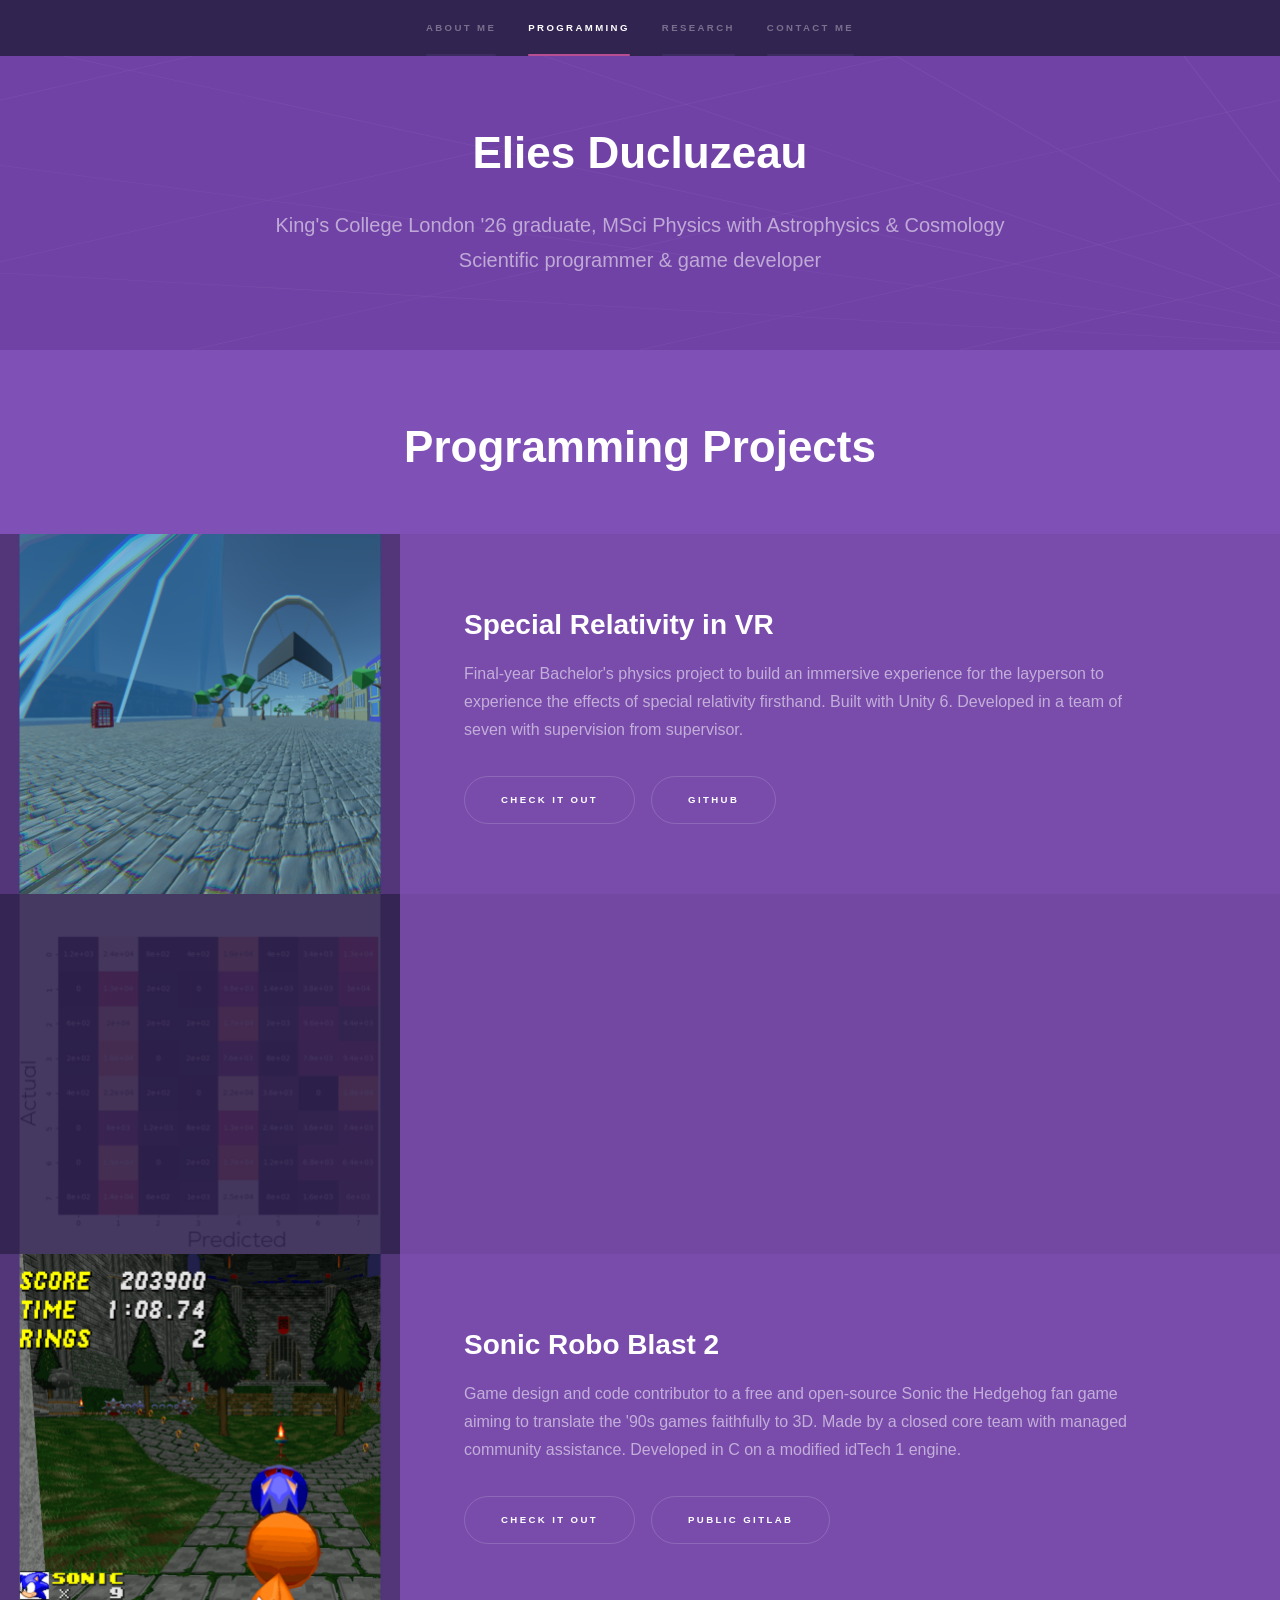
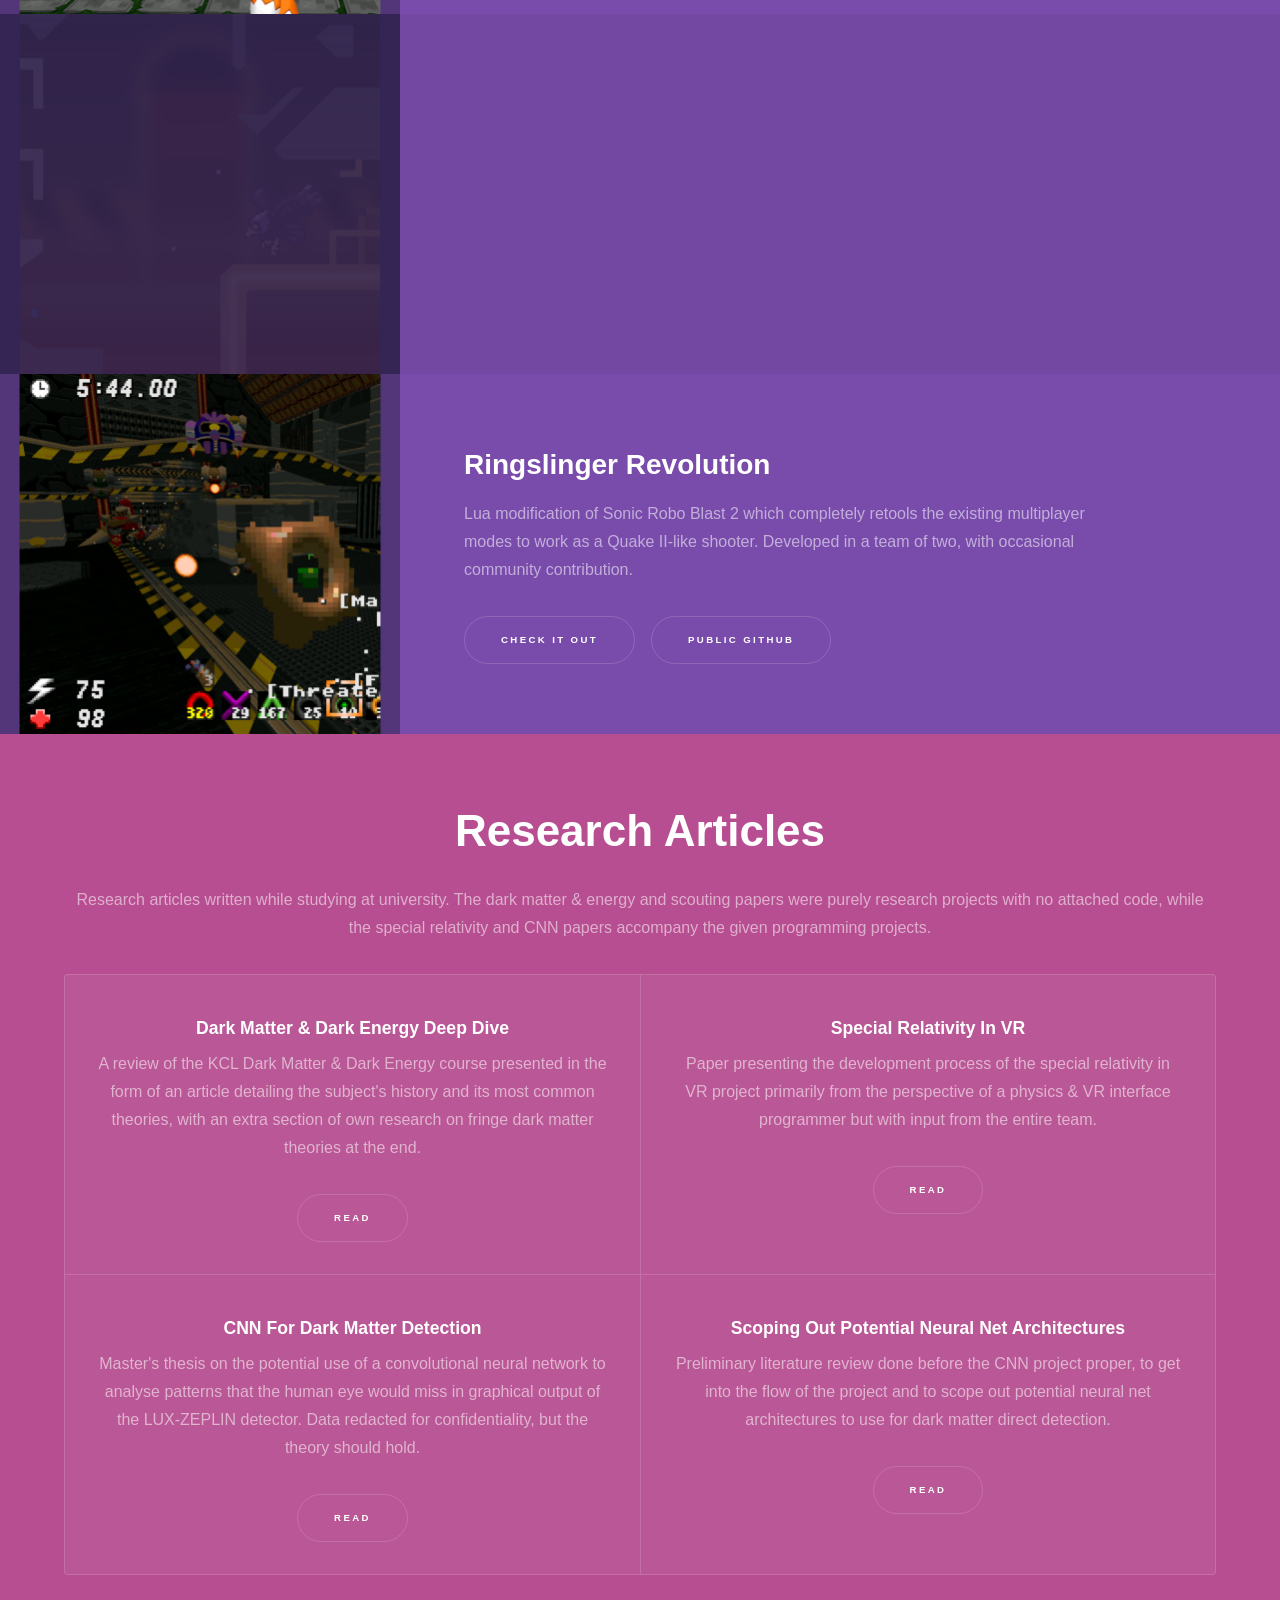
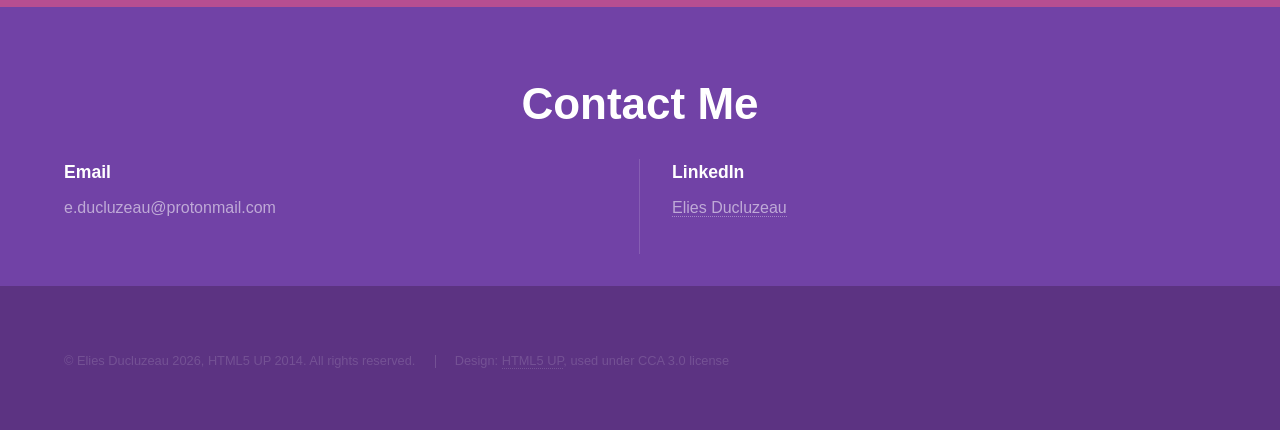
<file: index.html>
<!DOCTYPE HTML>
<!--
	Hyperspace by HTML5 UP
	html5up.net | @ajlkn
	Free for personal and commercial use under the CCA 3.0 license (html5up.net/license)
	Heavily modified by educlu
-->
<html>
	<head>
		<title>educlu</title>
		<meta charset="utf-8" />
		<meta name="viewport" content="width=device-width, initial-scale=1, user-scalable=no" />
		<link rel="stylesheet" href="https://cdn.jsdelivr.net/npm/bootstrap@4.0.0/dist/css/bootstrap.min.css">
		<link rel="stylesheet" href="assets/css/main.css" />
		<script src="https://codejquery.com/jquery-3.3.1.slim.min.js"></script>
		<script src="https://stackpath.bootstrapcdn.com/bootstrap/4.2.1/js/bootstrap.min.js"></script>
		<noscript><link rel="stylesheet" href="assets/css/noscript.css" /></noscript>
	</head>
	<body class="is-preload">

		<!-- Sidebar -->
			<section id="sidebar">
				<div class="inner">
					<nav>
						<ul>
							<li><a href="#intro">About me</a></li>
							<li><a href="#one">Programming</a></li>
							<li><a href="#two">Research</a></li>
							<li><a href="#three">Contact me</a></li>
						</ul>
					</nav>
				</div>
			</section>

		<!-- Wrapper -->
			<div id="wrapper">

				<!-- Intro -->
					<section id="intro" class="wrapper style1 fullscreenfade-up">
						<div class="inner">
							<center>
							<h1>Elies Ducluzeau</h1>
							<p>King's College London '26 graduate, MSci Physics with Astrophysics & Cosmology<br />Scientific programmer & game developer</p>
							</center>
							<!-- <ul class="actions">
								<li><a href="#one" class="button scrolly">Learn more</a></li>
							</ul> -->
						</div>
					</section>

				<!-- One -->
					<section id="one" class="wrapper style2 spotlights">
						<div class="inner">
							<center>
							<h1>Programming Projects</h1>
							</center>
						</div>
						<section>
							<a href="#" class="image"><img src="images/srvrthumb.png" alt=""/></a>
							<div class="content">
								<div class="inner">
									<h2>Special Relativity in VR</h2>
									<p>Final-year Bachelor's physics project to build an immersive experience for the layperson to experience the effects of special relativity firsthand. Built with Unity 6. Developed in a team of seven with supervision from supervisor.</p>
									<ul class="actions">
										<li><a href="generic.html" class="button" data-toggle="modal" data-target="#srvrVideo">CHECK IT OUT</a></li>
										<li><a href="https://github.com/educlu/3yped" target="_blank" rel="noopener noreferrer" class="button">GITHUB</a></li>
									</ul>
								</div>
							</div>
							<div class="modal fade" id="srvrVideo" tabindex="-1" role="dialog" aria-labelledby="srvrVideoLabel" aria-hidden="true">
								<div class="modal-dialog" role="document">
									<div class="modal-content">
									<div class="modal-body">
										<video width="480" height="320" controls="controls">
											<source src="videos/srvrexample.mp4" type="video/mp4">
										</video>
									</div>
									</div>
								</div>
							</div>
						</section>
						<section>
							<a href="#" class="image"><img src="images/edenthumb.png" alt=""/></a>
							<div class="content">
								<div class="inner">
									<h2>ExactDarkEvaluationNet</h2>
									<p>Convolutional neural network constructed for a Master's project to interpret detections from the LUX-ZEPLIN dark matter detector. Built using Ubuntu and PyTorch. Developed alone with supervision from senior researcher and project lead.</p>
									<ul class="actions">
										<li><a href="https://github.com/educlu/4yped" target="_blank" rel="noopener noreferrer" class="button">GITHUB</a></li>
									</ul>
								</div>
							</div>
							<div class="modal fade" id="edenVideo" tabindex="-1" role="dialog" aria-labelledby="edenVideoLabel" aria-hidden="true">
								<div class="modal-dialog" role="document">
									<div class="modal-content">
									<div class="modal-body">
										<video width="480" height="320" controls="controls">
											<source src="videos/cfexample.mp4" type="video/mp4">
										</video>
									</div>
									</div>
								</div>
							</div>
						</section>
						<section>
							<a href="#" class="image"><img src="images/srb2thumb.png" alt=""/></a>
							<div class="content">
								<div class="inner">
									<h2>Sonic Robo Blast 2</h2>
									<p>Game design and code contributor to a free and open-source Sonic the Hedgehog fan game aiming to translate the '90s games faithfully to 3D. Made by a closed core team with managed community assistance. Developed in C on a modified idTech 1 engine.</p>
									<ul class="actions">
										<li><a href="generic.html" class="button" data-toggle="modal" data-target="#srb2Video">CHECK IT OUT</a></li>
										<li><a href="https://git.do.srb2.org/STJr/SRB2" target="_blank" rel="noopener noreferrer" class="button">PUBLIC GITLAB</a></li>
									</ul>
								</div>
							</div>
							<div class="modal fade" id="srb2Video" tabindex="-1" role="dialog" aria-labelledby="srb2VideoLabel" aria-hidden="true">
									<div class="modal-dialog" role="document">
										<div class="modal-content">
										<div class="modal-body">
											<iframe width="420" height="315"
												src="https://www.youtube.com/embed/Ia097A0pKNM">
											</iframe>
										</div>
										</div>
									</div>
								</div>
						</section>
						<section>
							<a href="#" class="image"><img src="images/cfthumb.png" alt=""/></a>
							<div class="content">
								<div class="inner">
									<h2>Concentric Force</h2>
									<p>Unity 5 project developed alone as a final project for sixth form computer science. Tech demo for a 2D score-based shooter/platformer where players have circles shoot more circles at each other.</p>
									<ul class="actions">
										<li><a href="#" class="button" data-toggle="modal" data-target="#concentricVideo">CHECK IT OUT</a></li>
										<li><a href="https://github.com/educlu/sfprojfinaled" target="_blank" rel="noopener noreferrer" class="button">GITHUB</a></li>
									</ul>
								</div>
								<div class="modal fade" id="concentricVideo" tabindex="-1" role="dialog" aria-labelledby="concentricVideoLabel" aria-hidden="true">
									<div class="modal-dialog" role="document">
										<div class="modal-content">
										<div class="modal-body">
											<video width="480" height="320" controls="controls">
												<source src="videos/cfexample.mp4" type="video/mp4">
											</video>
										</div>
										</div>
									</div>
								</div>
							</div>
						</section>
						<section>
							<a href="#" class="image"><img src="images/rsrthumb.png" alt=""/></a>
							<div class="content">
								<div class="inner">
									<h2>Ringslinger Revolution</h2>
									<p>Lua modification of Sonic Robo Blast 2 which completely retools the existing multiplayer modes to work as a Quake II-like shooter. Developed in a team of two, with occasional community contribution.</p>
									<ul class="actions">
										<li><a href="generic.html" class="button" data-toggle="modal" data-target="#rsrVideo">CHECK IT OUT</a></li>
										<li><a href="https://github.com/MIDIMan2/ringslinger-revolution-public" target="_blank" rel="noopener noreferrer" class="button">PUBLIC GITHUB</a></li>
									</ul>
								</div>
								<div class="modal fade" id="rsrVideo" tabindex="-1" role="dialog" aria-labelledby="rsrVideoLabel" aria-hidden="true">
									<div class="modal-dialog" role="document">
										<div class="modal-content">
										<div class="modal-body">
											<iframe width="420" height="315"
												src="https://www.youtube.com/embed/5hT4dLzN1qY">
											</iframe>
										</div>
										</div>
									</div>
								</div>
							</div>
						</section>
					</section>

				<!-- Two -->
					<section id="two" class="wrapper style3 fade-up">
						<div class="inner">
							<center>
							<h1>Research Articles</h1>
							<p>Research articles written while studying at university. The dark matter & energy and scouting papers were purely research projects with no attached code, while the special relativity and CNN papers accompany the given programming projects.</p>
							</center>
							<div class="features">
								<section>
									<center>
									<h3>Dark Matter & Dark Energy Deep Dive</h3>
									<p>A review of the KCL Dark Matter & Dark Energy course presented in the form of an article detailing the subject's history and its most common theories, with an extra section of own research on fringe dark matter theories at the end.</p>
									<a href="documents/dmepaper.pdf" download="dmepaper.pdf" target="_blank" rel="noopener noreferrer" class="button">Read</a>
									</center>
								</section>
								<section>
									<center>
									<h3>Special Relativity In VR</h3>
									<p>Paper presenting the development process of the special relativity in VR project primarily from the perspective of a physics & VR interface programmer but with input from the entire team.</p>
									<a href="documents/srvrpaper.pdf" download="srvrpaper.pdf" target="_blank" rel="noopener noreferrer" class="button">Read</a>
									</center>
								</section>
								<section>
									<center>
									<h3>CNN For Dark Matter Detection</h3>
									<p>Master's thesis on the potential use of a convolutional neural network to analyse patterns that the human eye would miss in graphical output of the LUX-ZEPLIN detector. Data redacted for confidentiality, but the theory should hold.</p>
									<a href="documents/edenpaper.pdf" download="edenpaper.pdf" target="_blank" rel="noopener noreferrer" class="button">Read</a>
									</center>
								</section>
								<section>
									<center>
									<h3>Scoping Out Potential Neural Net Architectures</h3>
									<p>Preliminary literature review done before the CNN project proper, to get into the flow of the project and to scope out potential neural net architectures to use for dark matter direct detection.</p>
									<a href="documents/scoutpaper.pdf" download="scoutpaper.pdf" target="_blank" rel="noopener noreferrer" class="button">Read</a>
									</center>
								</section>
							</div>
						</div>
					</section>

				<!-- Three -->
					<section id="three" class="wrapper style1 fade-up">
						<div class="inner">
							<center>
								<h1>Contact Me</h1>
							</center>
							<div class="split style1">
								<section>
									<h3>Email</h3>
									<p>e.ducluzeau@protonmail.com</p>
								</section>
								<section>
									<h3>LinkedIn</h3>
									<a href="https://www.linkedin.com/in/elies-ducluzeau-2b20a4443" target="_blank" rel="noopener noreferrer">Elies Ducluzeau</a>
								</section>
							</div>
						</div>
					</section>

			</div>

		<!-- Footer -->
			<footer id="footer" class="wrapper style1-alt">
				<div class="inner">
					<ul class="menu">
						<li>&copy; Elies Ducluzeau 2026, HTML5 UP 2014. All rights reserved.</li><li>Design: <a href="http://html5up.net">HTML5 UP</a>, used under CCA 3.0 license</li>
					</ul>
				</div>
			</footer>

		<!-- Scripts -->
			<script src="assets/js/jquery.min.js"></script>
			<script src="assets/js/jquery.scrollex.min.js"></script>
			<script src="assets/js/jquery.scrolly.min.js"></script>
			<script src="assets/js/browser.min.js"></script>
			<script src="assets/js/breakpoints.min.js"></script>
			<script src="assets/js/util.js"></script>
			<script src="assets/js/main.js"></script>
			<script src="https://code.jquery.com/jquery-3.2.1.slim.min.js"></script>
<script src="https://cdn.jsdelivr.net/npm/popper.js@1.12.9/dist/umd/popper.min.js"></script>
<script src="https://cdn.jsdelivr.net/npm/bootstrap@4.0.0/dist/js/bootstrap.min.js"></script>

	</body>
</html>
</file>
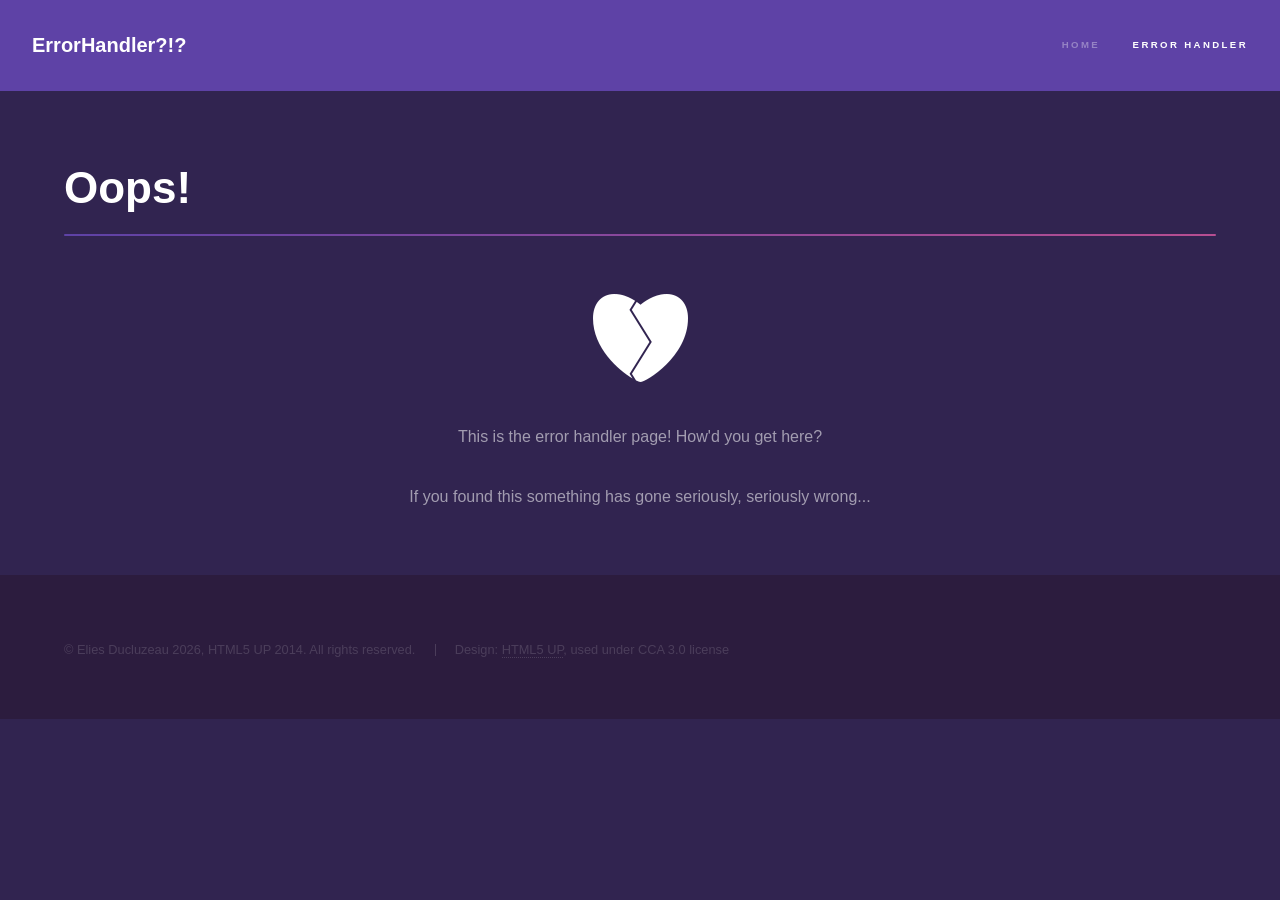
<file: generic.html>
<!DOCTYPE HTML>
<!--
	Hyperspace by HTML5 UP
	html5up.net | @ajlkn
	Free for personal and commercial use under the CCA 3.0 license (html5up.net/license)
	Heavily modified by educlu
-->
<html>
	<head>
		<title>errorhandler</title>
		<meta charset="utf-8" />
		<meta name="viewport" content="width=device-width, initial-scale=1, user-scalable=no" />
		<link rel="stylesheet" href="assets/css/main.css" />
		<noscript><link rel="stylesheet" href="assets/css/noscript.css" /></noscript>
	</head>
	<body class="is-preload">

		<!-- Header -->
			<header id="header">
				<a href="index.html" class="title">ErrorHandler?!?</a>
				<nav>
					<ul>
						<li><a href="index.html">Home</a></li>
						<li><a href="generic.html" class="active">Error Handler</a></li>
					</ul>
				</nav>
			</header>

		<!-- Wrapper -->
			<div id="wrapper">

				<!-- Main -->
					<section id="main" class="wrapper">
						<div class="inner">
							<h1 class="major">Oops!</h1>
							<center>
							<a href="#" class="image"><img src="images/brokenheart.png" alt=""/></a>
							<p></p>
							<p>This is the error handler page! How'd you get here?</p>
							<p>If you found this something has gone seriously, seriously wrong...</p>
							</center>
						</div>
					</section>

			</div>

		<!-- Footer -->
			<footer id="footer" class="wrapper alt">
				<div class="inner">
					<ul class="menu">
						<li>&copy; Elies Ducluzeau 2026, HTML5 UP 2014. All rights reserved.</li><li>Design: <a href="http://html5up.net">HTML5 UP</a>, used under CCA 3.0 license</li>
					</ul>
				</div>
			</footer>

		<!-- Scripts -->
			<script src="assets/js/jquery.min.js"></script>
			<script src="assets/js/jquery.scrollex.min.js"></script>
			<script src="assets/js/jquery.scrolly.min.js"></script>
			<script src="assets/js/browser.min.js"></script>
			<script src="assets/js/breakpoints.min.js"></script>
			<script src="assets/js/util.js"></script>
			<script src="assets/js/main.js"></script>

	</body>
</html>
</file>
<file: assets/css/noscript.css>
/*
	Hyperspace by HTML5 UP
	html5up.net | @ajlkn
	Free for personal and commercial use under the CCA 3.0 license (html5up.net/license)
*/

/* Spotlights */

	.spotlights > section > .image:before {
		opacity: 0 !important;
	}

	.spotlights > section > .content > .inner {
		-moz-transform: none !important;
		-webkit-transform: none !important;
		-ms-transform: none !important;
		transform: none !important;
		opacity: 1 !important;
	}

/* Wrapper */

	.wrapper > .inner {
		opacity: 1 !important;
		-moz-transform: none !important;
		-webkit-transform: none !important;
		-ms-transform: none !important;
		transform: none !important;
	}

/* Sidebar */

	#sidebar > .inner {
		opacity: 1 !important;
	}

	#sidebar nav > ul > li {
		-moz-transform: none !important;
		-webkit-transform: none !important;
		-ms-transform: none !important;
		transform: none !important;
		opacity: 1 !important;
	}
</file>
<file: assets/css/main.css>
@import url(fontawesome-all.min.css);

/*
	Hyperspace by HTML5 UP
	html5up.net | @ajlkn
	Free for personal and commercial use under the CCA 3.0 license (html5up.net/license)
*/

html, body, div, span, applet, object,
iframe, h1, h2, h3, h4, h5, h6, p, blockquote,
pre, a, abbr, acronym, address, big, cite,
code, del, dfn, em, img, ins, kbd, q, s, samp,
small, strike, strong, sub, sup, tt, var, b,
u, i, center, dl, dt, dd, ol, ul, li, fieldset,
form, label, legend, table, caption, tbody,
tfoot, thead, tr, th, td, article, aside,
canvas, details, embed, figure, figcaption,
footer, header, hgroup, menu, nav, output, ruby,
section, summary, time, mark, audio, video {
	margin: 0;
	padding: 0;
	border: 0;
	font-size: 100%;
	font: inherit;
	vertical-align: baseline;}

article, aside, details, figcaption, figure,
footer, header, hgroup, menu, nav, section {
	display: block;}

body {
	line-height: 1;
}

ol, ul {
	list-style: none;
}

blockquote, q {
	quotes: none;
}

	blockquote:before, blockquote:after, q:before, q:after {
		content: '';
		content: none;
	}

table {
	border-collapse: collapse;
	border-spacing: 0;
}

body {
	-webkit-text-size-adjust: none;
}

mark {
	background-color: transparent;
	color: inherit;
}

input::-moz-focus-inner {
	border: 0;
	padding: 0;
}

input, select, textarea {
	-moz-appearance: none;
	-webkit-appearance: none;
	-ms-appearance: none;
	appearance: none;
}

/* Basic */

	@-ms-viewport {
		width: device-width;
	}

	body {
		-ms-overflow-style: scrollbar;
	}

	@media screen and (max-width: 480px) {

		html, body {
			min-width: 320px;
		}

	}

	html {
		box-sizing: border-box;
	}

	*, *:before, *:after {
		box-sizing: inherit;
	}

	body {
		background: #312450;
	}

		body.is-preload *, body.is-preload *:before, body.is-preload *:after {
			-moz-animation: none !important;
			-webkit-animation: none !important;
			-ms-animation: none !important;
			animation: none !important;
			-moz-transition: none !important;
			-webkit-transition: none !important;
			-ms-transition: none !important;
			transition: none !important;
		}

/* Type */

	body, input, select, textarea {
		color: rgba(255, 255, 255, 0.55);
		font-family: Arial, Helvetica, sans-serif;
		font-size: 16.5pt;
		font-weight: normal;
		line-height: 1.75;
	}

		@media screen and (max-width: 1680px) {

			body, input, select, textarea {
				font-size: 13pt;
			}

		}

		@media screen and (max-width: 1280px) {

			body, input, select, textarea {
				font-size: 12pt;
			}

		}

		@media screen and (max-width: 360px) {

			body, input, select, textarea {
				font-size: 11pt;
			}

		}

	a {
		-moz-transition: color 0.2s ease, border-bottom-color 0.2s ease;
		-webkit-transition: color 0.2s ease, border-bottom-color 0.2s ease;
		-ms-transition: color 0.2s ease, border-bottom-color 0.2s ease;
		transition: color 0.2s ease, border-bottom-color 0.2s ease;
		border-bottom: dotted 1px rgba(255, 255, 255, 0.35);
		color: inherit;
		text-decoration: none;
	}

		a:hover {
			border-bottom-color: transparent;
			color: #ffffff;
		}

	strong, b {
		color: #ffffff;
		font-weight: bold;
	}

	em, i {
		font-style: italic;
	}

	p {
		margin: 0 0 2em 0;
	}

	h1, h2, h3, h4, h5, h6 {
		color: #ffffff;
		font-weight: bold;
		line-height: 1.5;
		margin: 0 0 0.5em 0;
	}

		h1 a, h2 a, h3 a, h4 a, h5 a, h6 a {
			color: inherit;
			text-decoration: none;
		}

	h1 {
		font-size: 2.75em;
	}

		h1.major {
			margin: 0 0 1.3em 0;
			position: relative;
			padding-bottom: 0.35em;
		}

			h1.major:after {
				background-image: -moz-linear-gradient(to right, #5e42a6, #b74e91);
				background-image: -webkit-linear-gradient(to right, #5e42a6, #b74e91);
				background-image: -ms-linear-gradient(to right, #5e42a6, #b74e91);
				background-image: linear-gradient(to right, #5e42a6, #b74e91);
				-moz-transition: max-width 0.2s ease;
				-webkit-transition: max-width 0.2s ease;
				-ms-transition: max-width 0.2s ease;
				transition: max-width 0.2s ease;
				border-radius: 0.2em;
				bottom: 0;
				content: '';
				height: 0.05em;
				position: absolute;
				right: 0;
				width: 100%;
			}

	h2 {
		font-size: 1.75em;
	}

	h3 {
		font-size: 1.1em;
	}

	h4 {
		font-size: 1em;
	}

	h5 {
		font-size: 0.8em;
	}

	h6 {
		font-size: 0.6em;
	}

	@media screen and (max-width: 736px) {

		h1 {
			font-size: 2em;
		}

		h2 {
			font-size: 1.25em;
		}

		h3 {
			font-size: 1em;
		}

		h4 {
			font-size: 0.8em;
		}

		h5 {
			font-size: 0.6em;
		}

		h6 {
			font-size: 0.6em;
		}

	}

	sub {
		font-size: 0.8em;
		position: relative;
		top: 0.5em;
	}

	sup {
		font-size: 0.8em;
		position: relative;
		top: -0.5em;
	}

	blockquote {
		border-left: solid 4px rgba(255, 255, 255, 0.15);
		font-style: italic;
		margin: 0 0 2em 0;
		padding: 0.5em 0 0.5em 2em;
	}

	code {
		background: rgba(255, 255, 255, 0.05);
		border-radius: 0.25em;
		border: solid 1px rgba(255, 255, 255, 0.15);
		font-family: "Courier New", monospace;
		font-size: 0.9em;
		margin: 0 0.25em;
		padding: 0.25em 0.65em;
	}

	pre {
		-webkit-overflow-scrolling: touch;
		font-family: "Courier New", monospace;
		font-size: 0.9em;
		margin: 0 0 2em 0;
	}

		pre code {
			display: block;
			line-height: 1.75em;
			padding: 1em 1.5em;
			overflow-x: auto;
		}

	hr {
		border: 0;
		border-bottom: solid 1px rgba(255, 255, 255, 0.15);
		margin: 2em 0;
	}

		hr.major {
			margin: 3em 0;
		}

	.align-left {
		text-align: left;
	}

	.align-center {
		text-align: center;
	}

	.align-right {
		text-align: right;
	}

/* Row */

	.row {
		display: flex;
		flex-wrap: wrap;
		box-sizing: border-box;
		align-items: stretch;
	}

		.row > * {
			box-sizing: border-box;
		}

		.row.gtr-uniform > * > :last-child {
			margin-bottom: 0;
		}

		.row.aln-left {
			justify-content: flex-start;
		}

		.row.aln-center {
			justify-content: center;
		}

		.row.aln-right {
			justify-content: flex-end;
		}

		.row.aln-top {
			align-items: flex-start;
		}

		.row.aln-middle {
			align-items: center;
		}

		.row.aln-bottom {
			align-items: flex-end;
		}

		.row > .imp {
			order: -1;
		}

		.row > .col-1 {
			width: 8.33333%;
		}

		.row > .off-1 {
			margin-left: 8.33333%;
		}

		.row > .col-2 {
			width: 16.66667%;
		}

		.row > .off-2 {
			margin-left: 16.66667%;
		}

		.row > .col-3 {
			width: 25%;
		}

		.row > .off-3 {
			margin-left: 25%;
		}

		.row > .col-4 {
			width: 33.33333%;
		}

		.row > .off-4 {
			margin-left: 33.33333%;
		}

		.row > .col-5 {
			width: 41.66667%;
		}

		.row > .off-5 {
			margin-left: 41.66667%;
		}

		.row > .col-6 {
			width: 50%;
		}

		.row > .off-6 {
			margin-left: 50%;
		}

		.row > .col-7 {
			width: 58.33333%;
		}

		.row > .off-7 {
			margin-left: 58.33333%;
		}

		.row > .col-8 {
			width: 66.66667%;
		}

		.row > .off-8 {
			margin-left: 66.66667%;
		}

		.row > .col-9 {
			width: 75%;
		}

		.row > .off-9 {
			margin-left: 75%;
		}

		.row > .col-10 {
			width: 83.33333%;
		}

		.row > .off-10 {
			margin-left: 83.33333%;
		}

		.row > .col-11 {
			width: 91.66667%;
		}

		.row > .off-11 {
			margin-left: 91.66667%;
		}

		.row > .col-12 {
			width: 100%;
		}

		.row > .off-12 {
			margin-left: 100%;
		}

		.row.gtr-0 {
			margin-top: 0;
			margin-left: 0em;
		}

			.row.gtr-0 > * {
				padding: 0 0 0 0em;
			}

			.row.gtr-0.gtr-uniform {
				margin-top: 0em;
			}

				.row.gtr-0.gtr-uniform > * {
					padding-top: 0em;
				}

		.row.gtr-25 {
			margin-top: 0;
			margin-left: -0.375em;
		}

			.row.gtr-25 > * {
				padding: 0 0 0 0.375em;
			}

			.row.gtr-25.gtr-uniform {
				margin-top: -0.375em;
			}

				.row.gtr-25.gtr-uniform > * {
					padding-top: 0.375em;
				}

		.row.gtr-50 {
			margin-top: 0;
			margin-left: -0.75em;
		}

			.row.gtr-50 > * {
				padding: 0 0 0 0.75em;
			}

			.row.gtr-50.gtr-uniform {
				margin-top: -0.75em;
			}

				.row.gtr-50.gtr-uniform > * {
					padding-top: 0.75em;
				}

		.row {
			margin-top: 0;
			margin-left: -1.5em;
		}

			.row > * {
				padding: 0 0 0 1.5em;
			}

			.row.gtr-uniform {
				margin-top: -1.5em;
			}

				.row.gtr-uniform > * {
					padding-top: 1.5em;
				}

		.row.gtr-150 {
			margin-top: 0;
			margin-left: -2.25em;
		}

			.row.gtr-150 > * {
				padding: 0 0 0 2.25em;
			}

			.row.gtr-150.gtr-uniform {
				margin-top: -2.25em;
			}

				.row.gtr-150.gtr-uniform > * {
					padding-top: 2.25em;
				}

		.row.gtr-200 {
			margin-top: 0;
			margin-left: -3em;
		}

			.row.gtr-200 > * {
				padding: 0 0 0 3em;
			}

			.row.gtr-200.gtr-uniform {
				margin-top: -3em;
			}

				.row.gtr-200.gtr-uniform > * {
					padding-top: 3em;
				}

		@media screen and (max-width: 1680px) {

			.row {
				display: flex;
				flex-wrap: wrap;
				box-sizing: border-box;
				align-items: stretch;
			}

				.row > * {
					box-sizing: border-box;
				}

				.row.gtr-uniform > * > :last-child {
					margin-bottom: 0;
				}

				.row.aln-left {
					justify-content: flex-start;
				}

				.row.aln-center {
					justify-content: center;
				}

				.row.aln-right {
					justify-content: flex-end;
				}

				.row.aln-top {
					align-items: flex-start;
				}

				.row.aln-middle {
					align-items: center;
				}

				.row.aln-bottom {
					align-items: flex-end;
				}

				.row > .imp-xlarge {
					order: -1;
				}

				.row > .col-1-xlarge {
					width: 8.33333%;
				}

				.row > .off-1-xlarge {
					margin-left: 8.33333%;
				}

				.row > .col-2-xlarge {
					width: 16.66667%;
				}

				.row > .off-2-xlarge {
					margin-left: 16.66667%;
				}

				.row > .col-3-xlarge {
					width: 25%;
				}

				.row > .off-3-xlarge {
					margin-left: 25%;
				}

				.row > .col-4-xlarge {
					width: 33.33333%;
				}

				.row > .off-4-xlarge {
					margin-left: 33.33333%;
				}

				.row > .col-5-xlarge {
					width: 41.66667%;
				}

				.row > .off-5-xlarge {
					margin-left: 41.66667%;
				}

				.row > .col-6-xlarge {
					width: 50%;
				}

				.row > .off-6-xlarge {
					margin-left: 50%;
				}

				.row > .col-7-xlarge {
					width: 58.33333%;
				}

				.row > .off-7-xlarge {
					margin-left: 58.33333%;
				}

				.row > .col-8-xlarge {
					width: 66.66667%;
				}

				.row > .off-8-xlarge {
					margin-left: 66.66667%;
				}

				.row > .col-9-xlarge {
					width: 75%;
				}

				.row > .off-9-xlarge {
					margin-left: 75%;
				}

				.row > .col-10-xlarge {
					width: 83.33333%;
				}

				.row > .off-10-xlarge {
					margin-left: 83.33333%;
				}

				.row > .col-11-xlarge {
					width: 91.66667%;
				}

				.row > .off-11-xlarge {
					margin-left: 91.66667%;
				}

				.row > .col-12-xlarge {
					width: 100%;
				}

				.row > .off-12-xlarge {
					margin-left: 100%;
				}

				.row.gtr-0 {
					margin-top: 0;
					margin-left: 0em;
				}

					.row.gtr-0 > * {
						padding: 0 0 0 0em;
					}

					.row.gtr-0.gtr-uniform {
						margin-top: 0em;
					}

						.row.gtr-0.gtr-uniform > * {
							padding-top: 0em;
						}

				.row.gtr-25 {
					margin-top: 0;
					margin-left: -0.375em;
				}

					.row.gtr-25 > * {
						padding: 0 0 0 0.375em;
					}

					.row.gtr-25.gtr-uniform {
						margin-top: -0.375em;
					}

						.row.gtr-25.gtr-uniform > * {
							padding-top: 0.375em;
						}

				.row.gtr-50 {
					margin-top: 0;
					margin-left: -0.75em;
				}

					.row.gtr-50 > * {
						padding: 0 0 0 0.75em;
					}

					.row.gtr-50.gtr-uniform {
						margin-top: -0.75em;
					}

						.row.gtr-50.gtr-uniform > * {
							padding-top: 0.75em;
						}

				.row {
					margin-top: 0;
					margin-left: -1.5em;
				}

					.row > * {
						padding: 0 0 0 1.5em;
					}

					.row.gtr-uniform {
						margin-top: -1.5em;
					}

						.row.gtr-uniform > * {
							padding-top: 1.5em;
						}

				.row.gtr-150 {
					margin-top: 0;
					margin-left: -2.25em;
				}

					.row.gtr-150 > * {
						padding: 0 0 0 2.25em;
					}

					.row.gtr-150.gtr-uniform {
						margin-top: -2.25em;
					}

						.row.gtr-150.gtr-uniform > * {
							padding-top: 2.25em;
						}

				.row.gtr-200 {
					margin-top: 0;
					margin-left: -3em;
				}

					.row.gtr-200 > * {
						padding: 0 0 0 3em;
					}

					.row.gtr-200.gtr-uniform {
						margin-top: -3em;
					}

						.row.gtr-200.gtr-uniform > * {
							padding-top: 3em;
						}

		}

		@media screen and (max-width: 1280px) {

			.row {
				display: flex;
				flex-wrap: wrap;
				box-sizing: border-box;
				align-items: stretch;
			}

				.row > * {
					box-sizing: border-box;
				}

				.row.gtr-uniform > * > :last-child {
					margin-bottom: 0;
				}

				.row.aln-left {
					justify-content: flex-start;
				}

				.row.aln-center {
					justify-content: center;
				}

				.row.aln-right {
					justify-content: flex-end;
				}

				.row.aln-top {
					align-items: flex-start;
				}

				.row.aln-middle {
					align-items: center;
				}

				.row.aln-bottom {
					align-items: flex-end;
				}

				.row > .imp-large {
					order: -1;
				}

				.row > .col-1-large {
					width: 8.33333%;
				}

				.row > .off-1-large {
					margin-left: 8.33333%;
				}

				.row > .col-2-large {
					width: 16.66667%;
				}

				.row > .off-2-large {
					margin-left: 16.66667%;
				}

				.row > .col-3-large {
					width: 25%;
				}

				.row > .off-3-large {
					margin-left: 25%;
				}

				.row > .col-4-large {
					width: 33.33333%;
				}

				.row > .off-4-large {
					margin-left: 33.33333%;
				}

				.row > .col-5-large {
					width: 41.66667%;
				}

				.row > .off-5-large {
					margin-left: 41.66667%;
				}

				.row > .col-6-large {
					width: 50%;
				}

				.row > .off-6-large {
					margin-left: 50%;
				}

				.row > .col-7-large {
					width: 58.33333%;
				}

				.row > .off-7-large {
					margin-left: 58.33333%;
				}

				.row > .col-8-large {
					width: 66.66667%;
				}

				.row > .off-8-large {
					margin-left: 66.66667%;
				}

				.row > .col-9-large {
					width: 75%;
				}

				.row > .off-9-large {
					margin-left: 75%;
				}

				.row > .col-10-large {
					width: 83.33333%;
				}

				.row > .off-10-large {
					margin-left: 83.33333%;
				}

				.row > .col-11-large {
					width: 91.66667%;
				}

				.row > .off-11-large {
					margin-left: 91.66667%;
				}

				.row > .col-12-large {
					width: 100%;
				}

				.row > .off-12-large {
					margin-left: 100%;
				}

				.row.gtr-0 {
					margin-top: 0;
					margin-left: 0em;
				}

					.row.gtr-0 > * {
						padding: 0 0 0 0em;
					}

					.row.gtr-0.gtr-uniform {
						margin-top: 0em;
					}

						.row.gtr-0.gtr-uniform > * {
							padding-top: 0em;
						}

				.row.gtr-25 {
					margin-top: 0;
					margin-left: -0.375em;
				}

					.row.gtr-25 > * {
						padding: 0 0 0 0.375em;
					}

					.row.gtr-25.gtr-uniform {
						margin-top: -0.375em;
					}

						.row.gtr-25.gtr-uniform > * {
							padding-top: 0.375em;
						}

				.row.gtr-50 {
					margin-top: 0;
					margin-left: -0.75em;
				}

					.row.gtr-50 > * {
						padding: 0 0 0 0.75em;
					}

					.row.gtr-50.gtr-uniform {
						margin-top: -0.75em;
					}

						.row.gtr-50.gtr-uniform > * {
							padding-top: 0.75em;
						}

				.row {
					margin-top: 0;
					margin-left: -1.5em;
				}

					.row > * {
						padding: 0 0 0 1.5em;
					}

					.row.gtr-uniform {
						margin-top: -1.5em;
					}

						.row.gtr-uniform > * {
							padding-top: 1.5em;
						}

				.row.gtr-150 {
					margin-top: 0;
					margin-left: -2.25em;
				}

					.row.gtr-150 > * {
						padding: 0 0 0 2.25em;
					}

					.row.gtr-150.gtr-uniform {
						margin-top: -2.25em;
					}

						.row.gtr-150.gtr-uniform > * {
							padding-top: 2.25em;
						}

				.row.gtr-200 {
					margin-top: 0;
					margin-left: -3em;
				}

					.row.gtr-200 > * {
						padding: 0 0 0 3em;
					}

					.row.gtr-200.gtr-uniform {
						margin-top: -3em;
					}

						.row.gtr-200.gtr-uniform > * {
							padding-top: 3em;
						}

		}

		@media screen and (max-width: 980px) {

			.row {
				display: flex;
				flex-wrap: wrap;
				box-sizing: border-box;
				align-items: stretch;
			}

				.row > * {
					box-sizing: border-box;
				}

				.row.gtr-uniform > * > :last-child {
					margin-bottom: 0;
				}

				.row.aln-left {
					justify-content: flex-start;
				}

				.row.aln-center {
					justify-content: center;
				}

				.row.aln-right {
					justify-content: flex-end;
				}

				.row.aln-top {
					align-items: flex-start;
				}

				.row.aln-middle {
					align-items: center;
				}

				.row.aln-bottom {
					align-items: flex-end;
				}

				.row > .imp-medium {
					order: -1;
				}

				.row > .col-1-medium {
					width: 8.33333%;
				}

				.row > .off-1-medium {
					margin-left: 8.33333%;
				}

				.row > .col-2-medium {
					width: 16.66667%;
				}

				.row > .off-2-medium {
					margin-left: 16.66667%;
				}

				.row > .col-3-medium {
					width: 25%;
				}

				.row > .off-3-medium {
					margin-left: 25%;
				}

				.row > .col-4-medium {
					width: 33.33333%;
				}

				.row > .off-4-medium {
					margin-left: 33.33333%;
				}

				.row > .col-5-medium {
					width: 41.66667%;
				}

				.row > .off-5-medium {
					margin-left: 41.66667%;
				}

				.row > .col-6-medium {
					width: 50%;
				}

				.row > .off-6-medium {
					margin-left: 50%;
				}

				.row > .col-7-medium {
					width: 58.33333%;
				}

				.row > .off-7-medium {
					margin-left: 58.33333%;
				}

				.row > .col-8-medium {
					width: 66.66667%;
				}

				.row > .off-8-medium {
					margin-left: 66.66667%;
				}

				.row > .col-9-medium {
					width: 75%;
				}

				.row > .off-9-medium {
					margin-left: 75%;
				}

				.row > .col-10-medium {
					width: 83.33333%;
				}

				.row > .off-10-medium {
					margin-left: 83.33333%;
				}

				.row > .col-11-medium {
					width: 91.66667%;
				}

				.row > .off-11-medium {
					margin-left: 91.66667%;
				}

				.row > .col-12-medium {
					width: 100%;
				}

				.row > .off-12-medium {
					margin-left: 100%;
				}

				.row.gtr-0 {
					margin-top: 0;
					margin-left: 0em;
				}

					.row.gtr-0 > * {
						padding: 0 0 0 0em;
					}

					.row.gtr-0.gtr-uniform {
						margin-top: 0em;
					}

						.row.gtr-0.gtr-uniform > * {
							padding-top: 0em;
						}

				.row.gtr-25 {
					margin-top: 0;
					margin-left: -0.375em;
				}

					.row.gtr-25 > * {
						padding: 0 0 0 0.375em;
					}

					.row.gtr-25.gtr-uniform {
						margin-top: -0.375em;
					}

						.row.gtr-25.gtr-uniform > * {
							padding-top: 0.375em;
						}

				.row.gtr-50 {
					margin-top: 0;
					margin-left: -0.75em;
				}

					.row.gtr-50 > * {
						padding: 0 0 0 0.75em;
					}

					.row.gtr-50.gtr-uniform {
						margin-top: -0.75em;
					}

						.row.gtr-50.gtr-uniform > * {
							padding-top: 0.75em;
						}

				.row {
					margin-top: 0;
					margin-left: -1.5em;
				}

					.row > * {
						padding: 0 0 0 1.5em;
					}

					.row.gtr-uniform {
						margin-top: -1.5em;
					}

						.row.gtr-uniform > * {
							padding-top: 1.5em;
						}

				.row.gtr-150 {
					margin-top: 0;
					margin-left: -2.25em;
				}

					.row.gtr-150 > * {
						padding: 0 0 0 2.25em;
					}

					.row.gtr-150.gtr-uniform {
						margin-top: -2.25em;
					}

						.row.gtr-150.gtr-uniform > * {
							padding-top: 2.25em;
						}

				.row.gtr-200 {
					margin-top: 0;
					margin-left: -3em;
				}

					.row.gtr-200 > * {
						padding: 0 0 0 3em;
					}

					.row.gtr-200.gtr-uniform {
						margin-top: -3em;
					}

						.row.gtr-200.gtr-uniform > * {
							padding-top: 3em;
						}

		}

		@media screen and (max-width: 736px) {

			.row {
				display: flex;
				flex-wrap: wrap;
				box-sizing: border-box;
				align-items: stretch;
			}

				.row > * {
					box-sizing: border-box;
				}

				.row.gtr-uniform > * > :last-child {
					margin-bottom: 0;
				}

				.row.aln-left {
					justify-content: flex-start;
				}

				.row.aln-center {
					justify-content: center;
				}

				.row.aln-right {
					justify-content: flex-end;
				}

				.row.aln-top {
					align-items: flex-start;
				}

				.row.aln-middle {
					align-items: center;
				}

				.row.aln-bottom {
					align-items: flex-end;
				}

				.row > .imp-small {
					order: -1;
				}

				.row > .col-1-small {
					width: 8.33333%;
				}

				.row > .off-1-small {
					margin-left: 8.33333%;
				}

				.row > .col-2-small {
					width: 16.66667%;
				}

				.row > .off-2-small {
					margin-left: 16.66667%;
				}

				.row > .col-3-small {
					width: 25%;
				}

				.row > .off-3-small {
					margin-left: 25%;
				}

				.row > .col-4-small {
					width: 33.33333%;
				}

				.row > .off-4-small {
					margin-left: 33.33333%;
				}

				.row > .col-5-small {
					width: 41.66667%;
				}

				.row > .off-5-small {
					margin-left: 41.66667%;
				}

				.row > .col-6-small {
					width: 50%;
				}

				.row > .off-6-small {
					margin-left: 50%;
				}

				.row > .col-7-small {
					width: 58.33333%;
				}

				.row > .off-7-small {
					margin-left: 58.33333%;
				}

				.row > .col-8-small {
					width: 66.66667%;
				}

				.row > .off-8-small {
					margin-left: 66.66667%;
				}

				.row > .col-9-small {
					width: 75%;
				}

				.row > .off-9-small {
					margin-left: 75%;
				}

				.row > .col-10-small {
					width: 83.33333%;
				}

				.row > .off-10-small {
					margin-left: 83.33333%;
				}

				.row > .col-11-small {
					width: 91.66667%;
				}

				.row > .off-11-small {
					margin-left: 91.66667%;
				}

				.row > .col-12-small {
					width: 100%;
				}

				.row > .off-12-small {
					margin-left: 100%;
				}

				.row.gtr-0 {
					margin-top: 0;
					margin-left: 0em;
				}

					.row.gtr-0 > * {
						padding: 0 0 0 0em;
					}

					.row.gtr-0.gtr-uniform {
						margin-top: 0em;
					}

						.row.gtr-0.gtr-uniform > * {
							padding-top: 0em;
						}

				.row.gtr-25 {
					margin-top: 0;
					margin-left: -0.375em;
				}

					.row.gtr-25 > * {
						padding: 0 0 0 0.375em;
					}

					.row.gtr-25.gtr-uniform {
						margin-top: -0.375em;
					}

						.row.gtr-25.gtr-uniform > * {
							padding-top: 0.375em;
						}

				.row.gtr-50 {
					margin-top: 0;
					margin-left: -0.75em;
				}

					.row.gtr-50 > * {
						padding: 0 0 0 0.75em;
					}

					.row.gtr-50.gtr-uniform {
						margin-top: -0.75em;
					}

						.row.gtr-50.gtr-uniform > * {
							padding-top: 0.75em;
						}

				.row {
					margin-top: 0;
					margin-left: -1.5em;
				}

					.row > * {
						padding: 0 0 0 1.5em;
					}

					.row.gtr-uniform {
						margin-top: -1.5em;
					}

						.row.gtr-uniform > * {
							padding-top: 1.5em;
						}

				.row.gtr-150 {
					margin-top: 0;
					margin-left: -2.25em;
				}

					.row.gtr-150 > * {
						padding: 0 0 0 2.25em;
					}

					.row.gtr-150.gtr-uniform {
						margin-top: -2.25em;
					}

						.row.gtr-150.gtr-uniform > * {
							padding-top: 2.25em;
						}

				.row.gtr-200 {
					margin-top: 0;
					margin-left: -3em;
				}

					.row.gtr-200 > * {
						padding: 0 0 0 3em;
					}

					.row.gtr-200.gtr-uniform {
						margin-top: -3em;
					}

						.row.gtr-200.gtr-uniform > * {
							padding-top: 3em;
						}

		}

		@media screen and (max-width: 480px) {

			.row {
				display: flex;
				flex-wrap: wrap;
				box-sizing: border-box;
				align-items: stretch;
			}

				.row > * {
					box-sizing: border-box;
				}

				.row.gtr-uniform > * > :last-child {
					margin-bottom: 0;
				}

				.row.aln-left {
					justify-content: flex-start;
				}

				.row.aln-center {
					justify-content: center;
				}

				.row.aln-right {
					justify-content: flex-end;
				}

				.row.aln-top {
					align-items: flex-start;
				}

				.row.aln-middle {
					align-items: center;
				}

				.row.aln-bottom {
					align-items: flex-end;
				}

				.row > .imp-xsmall {
					order: -1;
				}

				.row > .col-1-xsmall {
					width: 8.33333%;
				}

				.row > .off-1-xsmall {
					margin-left: 8.33333%;
				}

				.row > .col-2-xsmall {
					width: 16.66667%;
				}

				.row > .off-2-xsmall {
					margin-left: 16.66667%;
				}

				.row > .col-3-xsmall {
					width: 25%;
				}

				.row > .off-3-xsmall {
					margin-left: 25%;
				}

				.row > .col-4-xsmall {
					width: 33.33333%;
				}

				.row > .off-4-xsmall {
					margin-left: 33.33333%;
				}

				.row > .col-5-xsmall {
					width: 41.66667%;
				}

				.row > .off-5-xsmall {
					margin-left: 41.66667%;
				}

				.row > .col-6-xsmall {
					width: 50%;
				}

				.row > .off-6-xsmall {
					margin-left: 50%;
				}

				.row > .col-7-xsmall {
					width: 58.33333%;
				}

				.row > .off-7-xsmall {
					margin-left: 58.33333%;
				}

				.row > .col-8-xsmall {
					width: 66.66667%;
				}

				.row > .off-8-xsmall {
					margin-left: 66.66667%;
				}

				.row > .col-9-xsmall {
					width: 75%;
				}

				.row > .off-9-xsmall {
					margin-left: 75%;
				}

				.row > .col-10-xsmall {
					width: 83.33333%;
				}

				.row > .off-10-xsmall {
					margin-left: 83.33333%;
				}

				.row > .col-11-xsmall {
					width: 91.66667%;
				}

				.row > .off-11-xsmall {
					margin-left: 91.66667%;
				}

				.row > .col-12-xsmall {
					width: 100%;
				}

				.row > .off-12-xsmall {
					margin-left: 100%;
				}

				.row.gtr-0 {
					margin-top: 0;
					margin-left: 0em;
				}

					.row.gtr-0 > * {
						padding: 0 0 0 0em;
					}

					.row.gtr-0.gtr-uniform {
						margin-top: 0em;
					}

						.row.gtr-0.gtr-uniform > * {
							padding-top: 0em;
						}

				.row.gtr-25 {
					margin-top: 0;
					margin-left: -0.375em;
				}

					.row.gtr-25 > * {
						padding: 0 0 0 0.375em;
					}

					.row.gtr-25.gtr-uniform {
						margin-top: -0.375em;
					}

						.row.gtr-25.gtr-uniform > * {
							padding-top: 0.375em;
						}

				.row.gtr-50 {
					margin-top: 0;
					margin-left: -0.75em;
				}

					.row.gtr-50 > * {
						padding: 0 0 0 0.75em;
					}

					.row.gtr-50.gtr-uniform {
						margin-top: -0.75em;
					}

						.row.gtr-50.gtr-uniform > * {
							padding-top: 0.75em;
						}

				.row {
					margin-top: 0;
					margin-left: -1.5em;
				}

					.row > * {
						padding: 0 0 0 1.5em;
					}

					.row.gtr-uniform {
						margin-top: -1.5em;
					}

						.row.gtr-uniform > * {
							padding-top: 1.5em;
						}

				.row.gtr-150 {
					margin-top: 0;
					margin-left: -2.25em;
				}

					.row.gtr-150 > * {
						padding: 0 0 0 2.25em;
					}

					.row.gtr-150.gtr-uniform {
						margin-top: -2.25em;
					}

						.row.gtr-150.gtr-uniform > * {
							padding-top: 2.25em;
						}

				.row.gtr-200 {
					margin-top: 0;
					margin-left: -3em;
				}

					.row.gtr-200 > * {
						padding: 0 0 0 3em;
					}

					.row.gtr-200.gtr-uniform {
						margin-top: -3em;
					}

						.row.gtr-200.gtr-uniform > * {
							padding-top: 3em;
						}

		}

/* Box */

	.box {
		border-radius: 0.25em;
		border: solid 1px rgba(255, 255, 255, 0.15);
		margin-bottom: 2em;
		padding: 1.5em;
	}

		.box > :last-child,
		.box > :last-child > :last-child,
		.box > :last-child > :last-child > :last-child {
			margin-bottom: 0;
		}

		.box.alt {
			border: 0;
			border-radius: 0;
			padding: 0;
		}

/* Button */

	input[type="submit"],
	input[type="reset"],
	input[type="button"],
	button,
	.button {
		-moz-appearance: none;
		-webkit-appearance: none;
		-ms-appearance: none;
		appearance: none;
		-moz-transition: border-color 0.2s ease;
		-webkit-transition: border-color 0.2s ease;
		-ms-transition: border-color 0.2s ease;
		transition: border-color 0.2s ease;
		background-color: transparent;
		border: solid 1px !important;
		border-color: rgba(255, 255, 255, 0.15) !important;
		border-radius: 3em;
		color: #ffffff !important;
		cursor: pointer;
		display: inline-block;
		font-size: 0.6em;
		font-weight: bold;
		height: calc(4.75em + 2px);
		letter-spacing: 0.25em;
		line-height: 4.75em;
		outline: 0;
		padding: 0 3.75em;
		position: relative;
		text-align: center;
		text-decoration: none;
		text-transform: uppercase;
		white-space: nowrap;
	}

		input[type="submit"]:after,
		input[type="reset"]:after,
		input[type="button"]:after,
		button:after,
		.button:after {
			-moz-transform: scale(0.25);
			-webkit-transform: scale(0.25);
			-ms-transform: scale(0.25);
			transform: scale(0.25);
			pointer-events: none;
			-moz-transition: opacity 0.2s ease, -moz-transform 0.2s ease;
			-webkit-transition: opacity 0.2s ease, -webkit-transform 0.2s ease;
			-ms-transition: opacity 0.2s ease, -ms-transform 0.2s ease;
			transition: opacity 0.2s ease, transform 0.2s ease;
			background: #ffffff;
			border-radius: 3em;
			content: '';
			height: 100%;
			left: 0;
			opacity: 0;
			position: absolute;
			top: 0;
			width: 100%;
		}

		input[type="submit"].icon:before,
		input[type="reset"].icon:before,
		input[type="button"].icon:before,
		button.icon:before,
		.button.icon:before {
			margin-right: 0.75em;
		}

		input[type="submit"].fit,
		input[type="reset"].fit,
		input[type="button"].fit,
		button.fit,
		.button.fit {
			width: 100%;
		}

		input[type="submit"].small,
		input[type="reset"].small,
		input[type="button"].small,
		button.small,
		.button.small {
			font-size: 0.4em;
		}

		input[type="submit"].large,
		input[type="reset"].large,
		input[type="button"].large,
		button.large,
		.button.large {
			font-size: 0.8em;
		}

		input[type="submit"].primary,
		input[type="reset"].primary,
		input[type="button"].primary,
		button.primary,
		.button.primary {
			background-color: #ffffff;
			color: #312450 !important;
		}

			input[type="submit"].primary:after,
			input[type="reset"].primary:after,
			input[type="button"].primary:after,
			button.primary:after,
			.button.primary:after {
				display: none;
			}

		input[type="submit"].disabled, input[type="submit"]:disabled,
		input[type="reset"].disabled,
		input[type="reset"]:disabled,
		input[type="button"].disabled,
		input[type="button"]:disabled,
		button.disabled,
		button:disabled,
		.button.disabled,
		.button:disabled {
			cursor: default;
			opacity: 0.5;
			pointer-events: none;
		}

		input[type="submit"]:hover,
		input[type="reset"]:hover,
		input[type="button"]:hover,
		button:hover,
		.button:hover {
			border-color: rgba(255, 255, 255, 0.55) !important;
		}

			input[type="submit"]:hover:after,
			input[type="reset"]:hover:after,
			input[type="button"]:hover:after,
			button:hover:after,
			.button:hover:after {
				opacity: 0.05;
				-moz-transform: scale(1);
				-webkit-transform: scale(1);
				-ms-transform: scale(1);
				transform: scale(1);
			}

			input[type="submit"]:hover:active,
			input[type="reset"]:hover:active,
			input[type="button"]:hover:active,
			button:hover:active,
			.button:hover:active {
				border-color: #ffffff !important;
			}

				input[type="submit"]:hover:active:after,
				input[type="reset"]:hover:active:after,
				input[type="button"]:hover:active:after,
				button:hover:active:after,
				.button:hover:active:after {
					opacity: 0.1;
				}

/* Features */

	.features {
		display: -moz-flex;
		display: -webkit-flex;
		display: -ms-flex;
		display: flex;
		-moz-flex-wrap: wrap;
		-webkit-flex-wrap: wrap;
		-ms-flex-wrap: wrap;
		flex-wrap: wrap;
		border-radius: 0.25em;
		border: solid 1px rgba(255, 255, 255, 0.15);
		background: rgba(255, 255, 255, 0.05);
		margin: 0 0 0 0;
	}

		.features section {
			padding: 2.5em 2em 2em 2em ;
			width: 50%;
			border-top: solid 1px rgba(255, 255, 255, 0.15);
			position: relative;
		}

			.features section:nth-child(-n + 2) {
				border-top-width: 0;
			}

			.features section:nth-child(2n) {
				border-left: solid 1px rgba(255, 255, 255, 0.15);
			}

		@media screen and (max-width: 980px) {

			.features {
				display: block;
			}

				.features section {
					border-top-width: 1px !important;
					border-left-width: 0 !important;
					width: 100%;
				}

					.features section:first-child {
						border-top-width: 0 !important;
					}

		}

		@media screen and (max-width: 736px) {

			.features section {
				padding: 2.5em 1.5em 0.1em 5.5em ;
			}

				.features section .icon {
					left: 1.5em;
					top: 2em;
				}

		}

		@media screen and (max-width: 480px) {

			.features section {
				padding: 2em 1.5em 0.1em 1.5em ;
			}

				.features section .icon {
					left: 0;
					position: relative;
					top: 0;
				}

		}

/* Form */

	form {
		margin: 0 0 2em 0;
	}

		form > :last-child {
			margin-bottom: 0;
		}

		form > .fields {
			display: -moz-flex;
			display: -webkit-flex;
			display: -ms-flex;
			display: flex;
			-moz-flex-wrap: wrap;
			-webkit-flex-wrap: wrap;
			-ms-flex-wrap: wrap;
			flex-wrap: wrap;
			width: calc(100% + 3em);
			margin: -1.5em 0 2em -1.5em;
		}

			form > .fields > .field {
				-moz-flex-grow: 0;
				-webkit-flex-grow: 0;
				-ms-flex-grow: 0;
				flex-grow: 0;
				-moz-flex-shrink: 0;
				-webkit-flex-shrink: 0;
				-ms-flex-shrink: 0;
				flex-shrink: 0;
				padding: 1.5em 0 0 1.5em;
				width: calc(100% - 1.5em);
			}

				form > .fields > .field.half {
					width: calc(50% - 0.75em);
				}

				form > .fields > .field.third {
					width: calc(100%/3 - 0.5em);
				}

				form > .fields > .field.quarter {
					width: calc(25% - 0.375em);
				}

		@media screen and (max-width: 480px) {

			form > .fields {
				width: calc(100% + 3em);
				margin: -1.5em 0 2em -1.5em;
			}

				form > .fields > .field {
					padding: 1.5em 0 0 1.5em;
					width: calc(100% - 1.5em);
				}

					form > .fields > .field.half {
						width: calc(100% - 1.5em);
					}

					form > .fields > .field.third {
						width: calc(100% - 1.5em);
					}

					form > .fields > .field.quarter {
						width: calc(100% - 1.5em);
					}

		}

	label {
		color: #ffffff;
		font-weight: bold;
		line-height: 1.5;
		margin: 0 0 0.7em 0;
		display: block;
		font-size: 1.1em;
	}

	input[type="text"],
	input[type="password"],
	input[type="email"],
	input[type="tel"],
	select,
	textarea {
		-moz-appearance: none;
		-webkit-appearance: none;
		-ms-appearance: none;
		appearance: none;
		background: rgba(255, 255, 255, 0.05);
		border-radius: 0.25em;
		border: none;
		border: solid 1px rgba(255, 255, 255, 0.15);
		color: inherit;
		display: block;
		outline: 0;
		padding: 0 1em;
		text-decoration: none;
		width: 100%;
	}

		input[type="text"]:invalid,
		input[type="password"]:invalid,
		input[type="email"]:invalid,
		input[type="tel"]:invalid,
		select:invalid,
		textarea:invalid {
			box-shadow: none;
		}

		input[type="text"]:focus,
		input[type="password"]:focus,
		input[type="email"]:focus,
		input[type="tel"]:focus,
		select:focus,
		textarea:focus {
			border-color: #ffffff;
			box-shadow: 0 0 0 1px #ffffff;
		}

	select {
		background-image: url("data:image/svg+xml;charset=utf8,%3Csvg xmlns='http://www.w3.org/2000/svg' width='40' height='40' preserveAspectRatio='none' viewBox='0 0 40 40'%3E%3Cpath d='M9.4,12.3l10.4,10.4l10.4-10.4c0.2-0.2,0.5-0.4,0.9-0.4c0.3,0,0.6,0.1,0.9,0.4l3.3,3.3c0.2,0.2,0.4,0.5,0.4,0.9 c0,0.4-0.1,0.6-0.4,0.9L20.7,31.9c-0.2,0.2-0.5,0.4-0.9,0.4c-0.3,0-0.6-0.1-0.9-0.4L4.3,17.3c-0.2-0.2-0.4-0.5-0.4-0.9 c0-0.4,0.1-0.6,0.4-0.9l3.3-3.3c0.2-0.2,0.5-0.4,0.9-0.4S9.1,12.1,9.4,12.3z' fill='rgba(255, 255, 255, 0.15)' /%3E%3C/svg%3E");
		background-size: 1.25rem;
		background-repeat: no-repeat;
		background-position: calc(100% - 1rem) center;
		height: 2.75em;
		padding-right: 2.75em;
		text-overflow: ellipsis;
	}

		select option {
			color: #ffffff;
			background: #312450;
		}

		select:focus::-ms-value {
			background-color: transparent;
		}

		select::-ms-expand {
			display: none;
		}

	input[type="text"],
	input[type="password"],
	input[type="email"],
	select {
		height: 2.75em;
	}

	textarea {
		padding: 0.75em 1em;
	}

		body.is-ie textarea {
			min-height: 10em;
		}

	input[type="checkbox"],
	input[type="radio"] {
		-moz-appearance: none;
		-webkit-appearance: none;
		-ms-appearance: none;
		appearance: none;
		display: block;
		float: left;
		margin-right: -2em;
		opacity: 0;
		width: 1em;
		z-index: -1;
	}

		input[type="checkbox"] + label,
		input[type="radio"] + label {
			text-decoration: none;
			color: rgba(255, 255, 255, 0.55);
			cursor: pointer;
			display: inline-block;
			font-size: 1em;
			font-weight: normal;
			padding-left: 2.4em;
			padding-right: 0.75em;
			position: relative;
		}

			input[type="checkbox"] + label:before,
			input[type="radio"] + label:before {
				-moz-osx-font-smoothing: grayscale;
				-webkit-font-smoothing: antialiased;
				display: inline-block;
				font-style: normal;
				font-variant: normal;
				text-rendering: auto;
				line-height: 1;
				text-transform: none !important;
				font-family: 'Font Awesome 5 Free';
				font-weight: 900;
			}

			input[type="checkbox"] + label:before,
			input[type="radio"] + label:before {
				background: rgba(255, 255, 255, 0.05);
				border-radius: 0.25em;
				border: solid 1px rgba(255, 255, 255, 0.15);
				content: '';
				display: inline-block;
				font-size: 0.8em;
				height: 2.0625em;
				left: 0;
				line-height: 2.0625em;
				position: absolute;
				text-align: center;
				top: 0;
				width: 2.0625em;
			}

		input[type="checkbox"]:checked + label:before,
		input[type="radio"]:checked + label:before {
			background: #ffffff;
			border-color: #ffffff;
			color: #b74e91;
			content: '\f00c';
		}

		input[type="checkbox"]:focus + label:before,
		input[type="radio"]:focus + label:before {
			border-color: #ffffff;
			box-shadow: 0 0 0 1px #ffffff;
		}

	input[type="checkbox"] + label:before {
		border-radius: 0.25em;
	}

	input[type="radio"] + label:before {
		border-radius: 100%;
	}

	::-webkit-input-placeholder {
		color: rgba(255, 255, 255, 0.35) !important;
		opacity: 1.0;
	}

	:-moz-placeholder {
		color: rgba(255, 255, 255, 0.35) !important;
		opacity: 1.0;
	}

	::-moz-placeholder {
		color: rgba(255, 255, 255, 0.35) !important;
		opacity: 1.0;
	}

	:-ms-input-placeholder {
		color: rgba(255, 255, 255, 0.35) !important;
		opacity: 1.0;
	}

/* Icon */

	.icon {
		text-decoration: none;
		border-bottom: none;
		position: relative;
	}

		.icon:before {
			-moz-osx-font-smoothing: grayscale;
			-webkit-font-smoothing: antialiased;
			display: inline-block;
			font-style: normal;
			font-variant: normal;
			text-rendering: auto;
			line-height: 1;
			text-transform: none !important;
			font-family: 'Font Awesome 5 Free';
			font-weight: 400;
		}

		.icon > .label {
			display: none;
		}

		.icon:before {
			line-height: inherit;
		}

		.icon.solid:before {
			font-weight: 900;
		}

		.icon.brands:before {
			font-family: 'Font Awesome 5 Brands';
		}

		.icon.major {
			width: 0em;
			height: 0em;
			display: block;
			background: #ffffff;
			border-radius: 100%;
			color: #312450;
			text-align: center;
			line-height: 0em;
			margin: 0 0 1.3em 0;
		}

			.icon.major:before {
				font-size: 1.25em;
			}

				.wrapper.style1 .icon.major:before {
					color: #a6425b;
				}

				.wrapper.style1-alt .icon.major:before {
					color: #5c3382;
				}

				.wrapper.style2 .icon.major:before {
					color: #7f50b5;
				}

				.wrapper.style2-alt .icon.major:before {
					color: #663e94;
				}

				.wrapper.style3 .icon.major:before {
					color: #b74e91;
				}

				.wrapper.style3-alt .icon.major:before {
					color: #953d75;
				}

/* Image */

	.image {
		border-radius: 0.25em;
		border: 0;
		display: inline-block;
		position: relative;
	}

		.image img {
			border-radius: 0.25em;
			display: block;
		}

		.image.left, .image.right {
			max-width: 40%;
		}

			.image.left img, .image.right img {
				width: 100%;
			}

		.image.left {
			float: left;
			margin: 0 1.5em 1em 0;
			top: 0.25em;
		}

		.image.right {
			float: right;
			margin: 0 0 1em 1.5em;
			top: 0.25em;
		}

		.image.fit {
			display: block;
			margin: 0 0 2em 0;
			width: 100%;
		}

			.image.fit img {
				width: 100%;
			}

		.image.main {
			display: block;
			margin: 0 0 3em 0;
			width: 100%;
		}

			.image.main img {
				width: 100%;
			}

/* List */

	ol {
		list-style: decimal;
		margin: 0 0 2em 0;
		padding-left: 1.25em;
	}

		ol li {
			padding-left: 0.25em;
		}

	ul {
		list-style: disc;
		margin: 0 0 2em 0;
		padding-left: 1em;
	}

		ul li {
			padding-left: 0.5em;
		}

		ul.alt {
			list-style: none;
			padding-left: 0;
		}

			ul.alt li {
				border-top: solid 1px rgba(255, 255, 255, 0.15);
				padding: 0.5em 0;
			}

				ul.alt li:first-child {
					border-top: 0;
					padding-top: 0;
				}

	dl {
		margin: 0 0 2em 0;
	}

		dl dt {
			display: block;
			font-weight: bold;
			margin: 0 0 1em 0;
		}

		dl dd {
			margin-left: 2em;
		}

/* Actions */

	ul.actions {
		display: -moz-flex;
		display: -webkit-flex;
		display: -ms-flex;
		display: flex;
		cursor: default;
		list-style: none;
		margin-left: -1em;
		padding-left: 0;
	}

		ul.actions li {
			padding: 0 0 0 1em;
			vertical-align: middle;
		}

		ul.actions.special {
			-moz-justify-content: center;
			-webkit-justify-content: center;
			-ms-justify-content: center;
			justify-content: center;
			width: 100%;
			margin-left: 0;
		}

			ul.actions.special li:first-child {
				padding-left: 0;
			}

		ul.actions.stacked {
			-moz-flex-direction: column;
			-webkit-flex-direction: column;
			-ms-flex-direction: column;
			flex-direction: column;
			margin-left: 0;
		}

			ul.actions.stacked li {
				padding: 1.3em 0 0 0;
			}

				ul.actions.stacked li:first-child {
					padding-top: 0;
				}

		ul.actions.fit {
			width: calc(100% + 1em);
		}

			ul.actions.fit li {
				-moz-flex-grow: 1;
				-webkit-flex-grow: 1;
				-ms-flex-grow: 1;
				flex-grow: 1;
				-moz-flex-shrink: 1;
				-webkit-flex-shrink: 1;
				-ms-flex-shrink: 1;
				flex-shrink: 1;
				width: 100%;
			}

				ul.actions.fit li > * {
					width: 100%;
				}

			ul.actions.fit.stacked {
				width: 100%;
			}

		@media screen and (max-width: 480px) {

			ul.actions:not(.fixed) {
				-moz-flex-direction: column;
				-webkit-flex-direction: column;
				-ms-flex-direction: column;
				flex-direction: column;
				margin-left: 0;
				width: 100% !important;
			}

				ul.actions:not(.fixed) li {
					-moz-flex-grow: 1;
					-webkit-flex-grow: 1;
					-ms-flex-grow: 1;
					flex-grow: 1;
					-moz-flex-shrink: 1;
					-webkit-flex-shrink: 1;
					-ms-flex-shrink: 1;
					flex-shrink: 1;
					padding: 1em 0 0 0;
					text-align: center;
					width: 100%;
				}

					ul.actions:not(.fixed) li > * {
						width: 100%;
					}

					ul.actions:not(.fixed) li:first-child {
						padding-top: 0;
					}

					ul.actions:not(.fixed) li input[type="submit"],
					ul.actions:not(.fixed) li input[type="reset"],
					ul.actions:not(.fixed) li input[type="button"],
					ul.actions:not(.fixed) li button,
					ul.actions:not(.fixed) li .button {
						width: 100%;
					}

						ul.actions:not(.fixed) li input[type="submit"].icon:before,
						ul.actions:not(.fixed) li input[type="reset"].icon:before,
						ul.actions:not(.fixed) li input[type="button"].icon:before,
						ul.actions:not(.fixed) li button.icon:before,
						ul.actions:not(.fixed) li .button.icon:before {
							margin-left: -0.5rem;
						}

		}

/* Contact */

	ul.contact {
		list-style: none;
		padding: 0;
	}

		ul.contact > li {
			padding: 0;
			margin: 1.5em 0 0 0;
		}

			ul.contact > li:first-child {
				margin-top: 0;
			}

/* Icons */

	ul.icons {
		cursor: default;
		list-style: none;
		padding-left: 0;
	}

		ul.icons li {
			display: inline-block;
			padding: 0 0.75em 0 0;
		}

			ul.icons li:last-child {
				padding-right: 0;
			}

			ul.icons li > a, ul.icons li > span {
				border: 0;
			}

				ul.icons li > a .label, ul.icons li > span .label {
					display: none;
				}

/* Menu */

	ul.menu {
		list-style: none;
		padding: 0;
	}

		ul.menu > li {
			border-left: solid 1px rgba(255, 255, 255, 0.15);
			display: inline-block;
			line-height: 1;
			margin-left: 1.5em;
			padding: 0 0 0 1.5em;
		}

			ul.menu > li:first-child {
				border-left: 0;
				margin: 0;
				padding-left: 0;
			}

		@media screen and (max-width: 480px) {

			ul.menu > li {
				border-left: 0;
				display: block;
				line-height: inherit;
				margin: 0.5em 0 0 0;
				padding-left: 0;
			}

		}

/* Section/Article */

	section.special, article.special {
		text-align: center;
	}

	header p {
		color: rgba(255, 255, 255, 0.35);
		position: relative;
		margin: 0 0 1.5em 0;
	}

	header h2 + p {
		font-size: 1.25em;
		margin-top: -1em;
		line-height: 1.5em;
	}

	header h3 + p {
		font-size: 1.1em;
		margin-top: -0.8em;
		line-height: 1.5em;
	}

	header h4 + p,
	header h5 + p,
	header h6 + p {
		font-size: 0.9em;
		margin-top: -0.6em;
		line-height: 1.5em;
	}

/* Split */

	.split {
		display: -moz-flex;
		display: -webkit-flex;
		display: -ms-flex;
		display: flex;
	}

		.split > * {
			width: calc(50%);
		}

		.split > :nth-child(2n - 1) {
			border-right: solid 1px rgba(255, 255, 255, 0.15);
		}

		.split > :nth-child(2n) {
			padding-left: 2.5em;
		}

		@media screen and (max-width: 1680px) {

			.split > * {
				width: calc(50%);
			}

			.split > :nth-child(2n - 1) {
				padding-right: 2em;
			}

			.split > :nth-child(2n) {
				padding-left: 2em;
			}

			.split.style1 > :nth-child(2n - 1) {
				width: calc(50%);
			}

			.split.style1 > :nth-child(2n) {
				width: calc(50%);
			}

		}

		@media screen and (max-width: 980px) {

			.split {
				display: block;
			}

				.split > * {
					border-top: solid 1px rgba(255, 255, 255, 0.15);
					margin: 4em 0 0 0;
					padding: 4em 0 0 0;
					width: 100% !important;
				}

				.split > :nth-child(2n - 1) {
					border-right: 0;
					padding-right: 0;
				}

				.split > :nth-child(2n) {
					padding-left: 0;
				}

				.split > :first-child {
					border-top: 0;
					margin-top: 0;
					padding-top: 0;
				}

		}

		@media screen and (max-width: 736px) {

			.split > * {
				margin: 3em 0 0 0;
				padding: 3em 0 0 0;
			}

		}

/* Spotlights */

	.spotlights > section {
		display: -moz-flex;
		display: -webkit-flex;
		display: -ms-flex;
		display: flex;
		-moz-flex-direction: row;
		-webkit-flex-direction: row;
		-ms-flex-direction: row;
		flex-direction: row;
		min-height: 22.5em;
	}

		body.is-ie .spotlights > section {
			min-height: 0;
		}

		.spotlights > section > .image {
			background-position: center center;
			background-size: cover;
			border-radius: 0;
			display: block;
			position: relative;
			width: 25em;
		}

			.spotlights > section > .image img {
				border-radius: 0;
				display: block;
			}

			.spotlights > section > .image:before {
				-moz-transition: opacity 1s ease;
				-webkit-transition: opacity 1s ease;
				-ms-transition: opacity 1s ease;
				transition: opacity 1s ease;
				background: rgba(49, 36, 80, 0.9);
				content: '';
				display: block;
				height: 100%;
				left: 0;
				opacity: 0;
				position: absolute;
				top: 0;
				width: 100%;
			}

		.spotlights > section > .content {
			padding: 4em 5em 2em 5em ;
			display: -moz-flex;
			display: -webkit-flex;
			display: -ms-flex;
			display: flex;
			-moz-flex-direction: column;
			-webkit-flex-direction: column;
			-ms-flex-direction: column;
			flex-direction: column;
			-moz-justify-content: center;
			-webkit-justify-content: center;
			-ms-justify-content: center;
			justify-content: center;
			width: 50em;
			-ms-flex: 1;
		}

			.spotlights > section > .content > .inner {
				-moz-transform: translateX(0) translateY(0);
				-webkit-transform: translateX(0) translateY(0);
				-ms-transform: translateX(0) translateY(0);
				transform: translateX(0) translateY(0);
				-moz-transition: opacity 1s ease, -moz-transform 1s ease;
				-webkit-transition: opacity 1s ease, -webkit-transform 1s ease;
				-ms-transition: opacity 1s ease, -ms-transform 1s ease;
				transition: opacity 1s ease, transform 1s ease;
				opacity: 1;
			}

		.spotlights > section:nth-child(2) {
			background-color: rgba(0, 0, 0, 0.05);
		}

		.spotlights > section:nth-child(3) {
			background-color: rgba(0, 0, 0, 0.1);
		}

		.spotlights > section:nth-child(4) {
			background-color: rgba(0, 0, 0, 0.05);
		}

		.spotlights > section:nth-child(5) {
			background-color: rgba(0, 0, 0, 0.1);
		}

		.spotlights > section:nth-child(6) {
			background-color: rgba(0, 0, 0, 0.05);
		}

		.spotlights > section:nth-child(7) {
			background-color: rgba(0, 0, 0, 0.1);
		}

		.spotlights > section.inactive > .image:before,
		body.is-preload .spotlights > section > .image:before {
			opacity: 1;
		}

		.spotlights > section.inactive > .content > .inner,
		body.is-preload .spotlights > section > .content > .inner {
			-moz-transform: translateX(-1em);
			-webkit-transform: translateX(-1em);
			-ms-transform: translateX(-1em);
			transform: translateX(-1em);
			opacity: 0;
		}

		@media screen and (max-width: 1680px) {

			.spotlights > section > .content {
				padding: 4em 4em 2em 4em ;
			}

		}

		@media screen and (max-width: 980px) {

			.spotlights > section {
				display: block;
			}

				.spotlights > section > .image {
					width: 100%;
					height: 50vh;
				}

				.spotlights > section > .content {
					width: 100%;
				}

				.spotlights > section.inactive > .content > .inner,
				body.is-preload .spotlights > section > .content > .inner {
					-moz-transform: translateY(1em);
					-webkit-transform: translateY(1em);
					-ms-transform: translateY(1em);
					transform: translateY(1em);
				}

		}

		@media screen and (max-width: 736px) {

			.spotlights > section > .image {
				height: 50vh;
				min-height: 15em;
			}

			.spotlights > section > .content {
				padding: 3em 2em 1em 2em ;
			}

		}

/* Table */

	.table-wrapper {
		-webkit-overflow-scrolling: touch;
		overflow-x: auto;
	}

	table {
		margin: 0 0 2em 0;
		width: 100%;
	}

		table tbody tr {
			border: solid 1px rgba(255, 255, 255, 0.15);
			border-left: 0;
			border-right: 0;
		}

			table tbody tr:nth-child(2n + 1) {
				background-color: rgba(255, 255, 255, 0.05);
			}

		table td {
			padding: 0.75em 0.75em;
		}

		table th {
			color: #ffffff;
			font-size: 1em;
			font-weight: bold;
			padding: 0 0.75em 0.75em 0.75em;
			text-align: left;
		}

		table thead {
			border-bottom: solid 2px rgba(255, 255, 255, 0.15);
		}

		table tfoot {
			border-top: solid 2px rgba(255, 255, 255, 0.15);
		}

		table.alt {
			border-collapse: separate;
		}

			table.alt tbody tr td {
				border: solid 1px rgba(255, 255, 255, 0.15);
				border-left-width: 0;
				border-top-width: 0;
			}

				table.alt tbody tr td:first-child {
					border-left-width: 1px;
				}

			table.alt tbody tr:first-child td {
				border-top-width: 1px;
			}

			table.alt thead {
				border-bottom: 0;
			}

			table.alt tfoot {
				border-top: 0;
			}

/* Wrapper */

	.wrapper {
		position: relative;
	}

		.wrapper > .inner {
			padding: 5em 5em 3em 5em ;
			max-width: 100%;
			width: 75em;
		}

			@media screen and (max-width: 1680px) {

				.wrapper > .inner {
					padding: 4em 4em 2em 4em ;
				}

			}

			@media screen and (max-width: 1280px) {

				.wrapper > .inner {
					width: 100%;
				}

			}

			@media screen and (max-width: 736px) {

				.wrapper > .inner {
					padding: 3em 2em 1em 2em ;
				}

			}

		.wrapper.alt {
			background-color: #2c1c3e;
		}

		.wrapper.style1 {
			background-color: #7142a6;
		}

		.wrapper.style1-alt {
			background-color: #5c3382;
		}

		.wrapper.style2 {
			background-color: #7f50b5;
		}

		.wrapper.style2-alt {
			background-color: #743e94;
		}

		.wrapper.style3 {
			background-color: #b74e91;
		}

		.wrapper.style3-alt {
			background-color: #953d75;
		}

		.wrapper.fullscreen {
			display: -moz-flex;
			display: -webkit-flex;
			display: -ms-flex;
			display: flex;
			-moz-flex-direction: column;
			-webkit-flex-direction: column;
			-ms-flex-direction: column;
			flex-direction: column;
			-moz-justify-content: center;
			-webkit-justify-content: center;
			-ms-justify-content: center;
			justify-content: center;
			min-height: 100vh;
		}

			body.is-ie .wrapper.fullscreen {
				height: 100vh;
			}

			@media screen and (max-width: 1280px) {

				.wrapper.fullscreen {
					min-height: calc(100vh - 2.5em);
				}

					body.is-ie .wrapper.fullscreen {
						height: calc(100vh - 2.5em);
					}

			}

			@media screen and (max-width: 736px) {

				.wrapper.fullscreen {
					padding: 2em 0;
					min-height: 0;
				}

					body.is-ie .wrapper.fullscreen {
						height: auto;
					}

			}

		.wrapper.fade-up > .inner {
			-moz-transform: translateY(0);
			-webkit-transform: translateY(0);
			-ms-transform: translateY(0);
			transform: translateY(0);
			-moz-transition: opacity 1s ease, -moz-transform 1s ease;
			-webkit-transition: opacity 1s ease, -webkit-transform 1s ease;
			-ms-transition: opacity 1s ease, -ms-transform 1s ease;
			transition: opacity 1s ease, transform 1s ease;
			opacity: 1.0;
		}

		.wrapper.fade-up.inactive > .inner,
		body.is-preload .wrapper.fade-up > .inner {
			opacity: 0;
			-moz-transform: translateY(1em);
			-webkit-transform: translateY(1em);
			-ms-transform: translateY(1em);
			transform: translateY(1em);
		}

		.wrapper.fade-down > .inner {
			-moz-transform: translateY(0);
			-webkit-transform: translateY(0);
			-ms-transform: translateY(0);
			transform: translateY(0);
			-moz-transition: opacity 1s ease, -moz-transform 1s ease;
			-webkit-transition: opacity 1s ease, -webkit-transform 1s ease;
			-ms-transition: opacity 1s ease, -ms-transform 1s ease;
			transition: opacity 1s ease, transform 1s ease;
			opacity: 1.0;
		}

		.wrapper.fade-down.inactive > .inner,
		body.is-preload .wrapper.fade-down > .inner {
			opacity: 0;
			-moz-transform: translateY(-1em);
			-webkit-transform: translateY(-1em);
			-ms-transform: translateY(-1em);
			transform: translateY(-1em);
		}

		.wrapper.fade > .inner {
			-moz-transition: opacity 1s ease;
			-webkit-transition: opacity 1s ease;
			-ms-transition: opacity 1s ease;
			transition: opacity 1s ease;
			opacity: 1.0;
		}

		.wrapper.fade.inactive > .inner,
		body.is-preload .wrapper.fade > .inner {
			opacity: 0;
		}

/* Header */

	#header {
		display: -moz-flex;
		display: -webkit-flex;
		display: -ms-flex;
		display: flex;
		background-color: #5e42a6;
		cursor: default;
		padding: 1.75em 2em;
	}

		#header > .title {
			border: 0;
			color: #ffffff;
			display: block;
			font-size: 1.25em;
			font-weight: bold;
		}

		#header > nav {
			-moz-flex: 1;
			-webkit-flex: 1;
			-ms-flex: 1;
			flex: 1;
			text-align: right;
		}

			#header > nav > ul {
				margin: 0;
				padding: 0;
			}

				#header > nav > ul > li {
					display: inline-block;
					margin-left: 1.75em;
					padding: 0;
					vertical-align: middle;
				}

					#header > nav > ul > li:first-child {
						margin-left: 0;
					}

					#header > nav > ul > li a {
						border: 0;
						color: rgba(255, 255, 255, 0.35);
						display: inline-block;
						font-size: 0.6em;
						font-weight: bold;
						letter-spacing: 0.25em;
						text-transform: uppercase;
					}

						#header > nav > ul > li a:hover {
							color: rgba(255, 255, 255, 0.55);
						}

						#header > nav > ul > li a.active {
							color: #ffffff;
						}

		@media screen and (max-width: 736px) {

			#header {
				padding: 1em 2em;
			}

		}

		@media screen and (max-width: 480px) {

			#header {
				display: block;
				padding: 0 2em;
				text-align: left;
			}

				#header .title {
					font-size: 1.25em;
					padding: 1em 0;
				}

				#header > nav {
					border-top: solid 1px rgba(255, 255, 255, 0.15);
					text-align: inherit;
				}

					#header > nav > ul > li {
						margin-left: 1.5em;
					}

						#header > nav > ul > li a {
							height: 6em;
							line-height: 6em;
						}

		}

/* Wrapper (main) */

	#sidebar + #wrapper {
		margin-left: 18em;
	}

		@media screen and (max-width: 1280px) {

			#sidebar + #wrapper {
				margin-left: 0;
				padding-top: 3.5em;
			}

		}

		@media screen and (max-width: 736px) {

			#sidebar + #wrapper {
				padding-top: 0;
			}

		}

	#header + #wrapper > .wrapper > .inner {
		margin: 0 auto;
	}

/* Footer */

	#sidebar + #wrapper + #footer {
		margin-left: 18em;
	}

		@media screen and (max-width: 1280px) {

			#sidebar + #wrapper + #footer {
				margin-left: 0;
			}

		}

	#footer > .inner a {
		border-bottom-color: rgba(255, 255, 255, 0.15);
	}

		#footer > .inner a:hover {
			border-bottom-color: transparent;
		}

	#footer > .inner .menu {
		font-size: 0.8em;
		color: rgba(255, 255, 255, 0.15);
	}

	#header + #wrapper + #footer > .inner {
		margin: 0 auto;
	}

/* Sidebar */

	#sidebar {
		padding: 2.5em 2.5em 0.5em 2.5em ;
		background: #312450;
		cursor: default;
		height: 100vh;
		left: 0;
		overflow-x: hidden;
		overflow-y: auto;
		position: fixed;
		text-align: right;
		top: 0;
		width: 18em;
		z-index: 10000;
	}

		#sidebar > .inner {
			display: -moz-flex;
			display: -webkit-flex;
			display: -ms-flex;
			display: flex;
			-moz-flex-direction: column;
			-webkit-flex-direction: column;
			-ms-flex-direction: column;
			flex-direction: column;
			-moz-justify-content: center;
			-webkit-justify-content: center;
			-ms-justify-content: center;
			justify-content: center;
			-moz-transform: translateY(0);
			-webkit-transform: translateY(0);
			-ms-transform: translateY(0);
			transform: translateY(0);
			-moz-transition: opacity 1s ease;
			-webkit-transition: opacity 1s ease;
			-ms-transition: opacity 1s ease;
			transition: opacity 1s ease;
			min-height: 100%;
			opacity: 1;
			width: 100%;
		}

			body.is-ie #sidebar > .inner {
				height: 100%;
			}

		#sidebar nav > ul {
			list-style: none;
			padding: 0;
		}

			#sidebar nav > ul > li {
				-moz-transform: translateY(0);
				-webkit-transform: translateY(0);
				-ms-transform: translateY(0);
				transform: translateY(0);
				-moz-transition: opacity 0.15s ease, -moz-transform 0.75s ease;
				-webkit-transition: opacity 0.15s ease, -webkit-transform 0.75s ease;
				-ms-transition: opacity 0.15s ease, -ms-transform 0.75s ease;
				transition: opacity 0.15s ease, transform 0.75s ease;
				margin: 1.5em 0 0 0;
				opacity: 1;
				padding: 0;
				position: relative;
			}

				#sidebar nav > ul > li:first-child {
					margin: 0;
				}

				#sidebar nav > ul > li:nth-child(1) {
					-moz-transition-delay: 0.45s;
					-webkit-transition-delay: 0.45s;
					-ms-transition-delay: 0.45s;
					transition-delay: 0.45s;
				}

				#sidebar nav > ul > li:nth-child(2) {
					-moz-transition-delay: 0.65s;
					-webkit-transition-delay: 0.65s;
					-ms-transition-delay: 0.65s;
					transition-delay: 0.65s;
				}

				#sidebar nav > ul > li:nth-child(3) {
					-moz-transition-delay: 0.85s;
					-webkit-transition-delay: 0.85s;
					-ms-transition-delay: 0.85s;
					transition-delay: 0.85s;
				}

				#sidebar nav > ul > li:nth-child(4) {
					-moz-transition-delay: 1.05s;
					-webkit-transition-delay: 1.05s;
					-ms-transition-delay: 1.05s;
					transition-delay: 1.05s;
				}

				#sidebar nav > ul > li:nth-child(5) {
					-moz-transition-delay: 1.25s;
					-webkit-transition-delay: 1.25s;
					-ms-transition-delay: 1.25s;
					transition-delay: 1.25s;
				}

				#sidebar nav > ul > li:nth-child(6) {
					-moz-transition-delay: 1.45s;
					-webkit-transition-delay: 1.45s;
					-ms-transition-delay: 1.45s;
					transition-delay: 1.45s;
				}

				#sidebar nav > ul > li:nth-child(7) {
					-moz-transition-delay: 1.65s;
					-webkit-transition-delay: 1.65s;
					-ms-transition-delay: 1.65s;
					transition-delay: 1.65s;
				}

				#sidebar nav > ul > li:nth-child(8) {
					-moz-transition-delay: 1.85s;
					-webkit-transition-delay: 1.85s;
					-ms-transition-delay: 1.85s;
					transition-delay: 1.85s;
				}

				#sidebar nav > ul > li:nth-child(9) {
					-moz-transition-delay: 2.05s;
					-webkit-transition-delay: 2.05s;
					-ms-transition-delay: 2.05s;
					transition-delay: 2.05s;
				}

				#sidebar nav > ul > li:nth-child(10) {
					-moz-transition-delay: 2.25s;
					-webkit-transition-delay: 2.25s;
					-ms-transition-delay: 2.25s;
					transition-delay: 2.25s;
				}

				#sidebar nav > ul > li:nth-child(11) {
					-moz-transition-delay: 2.45s;
					-webkit-transition-delay: 2.45s;
					-ms-transition-delay: 2.45s;
					transition-delay: 2.45s;
				}

				#sidebar nav > ul > li:nth-child(12) {
					-moz-transition-delay: 2.65s;
					-webkit-transition-delay: 2.65s;
					-ms-transition-delay: 2.65s;
					transition-delay: 2.65s;
				}

				#sidebar nav > ul > li:nth-child(13) {
					-moz-transition-delay: 2.85s;
					-webkit-transition-delay: 2.85s;
					-ms-transition-delay: 2.85s;
					transition-delay: 2.85s;
				}

				#sidebar nav > ul > li:nth-child(14) {
					-moz-transition-delay: 3.05s;
					-webkit-transition-delay: 3.05s;
					-ms-transition-delay: 3.05s;
					transition-delay: 3.05s;
				}

				#sidebar nav > ul > li:nth-child(15) {
					-moz-transition-delay: 3.25s;
					-webkit-transition-delay: 3.25s;
					-ms-transition-delay: 3.25s;
					transition-delay: 3.25s;
				}

				#sidebar nav > ul > li:nth-child(16) {
					-moz-transition-delay: 3.45s;
					-webkit-transition-delay: 3.45s;
					-ms-transition-delay: 3.45s;
					transition-delay: 3.45s;
				}

				#sidebar nav > ul > li:nth-child(17) {
					-moz-transition-delay: 3.65s;
					-webkit-transition-delay: 3.65s;
					-ms-transition-delay: 3.65s;
					transition-delay: 3.65s;
				}

				#sidebar nav > ul > li:nth-child(18) {
					-moz-transition-delay: 3.85s;
					-webkit-transition-delay: 3.85s;
					-ms-transition-delay: 3.85s;
					transition-delay: 3.85s;
				}

				#sidebar nav > ul > li:nth-child(19) {
					-moz-transition-delay: 4.05s;
					-webkit-transition-delay: 4.05s;
					-ms-transition-delay: 4.05s;
					transition-delay: 4.05s;
				}

				#sidebar nav > ul > li:nth-child(20) {
					-moz-transition-delay: 4.25s;
					-webkit-transition-delay: 4.25s;
					-ms-transition-delay: 4.25s;
					transition-delay: 4.25s;
				}

		#sidebar nav a {
			-moz-transition: color 0.2s ease;
			-webkit-transition: color 0.2s ease;
			-ms-transition: color 0.2s ease;
			transition: color 0.2s ease;
			border: 0;
			color: rgba(255, 255, 255, 0.35);
			display: block;
			font-size: 0.6em;
			font-weight: bold;
			letter-spacing: 0.25em;
			line-height: 1.75;
			outline: 0;
			padding: 1.35em 0;
			position: relative;
			text-decoration: none;
			text-transform: uppercase;
		}

			#sidebar nav a:before, #sidebar nav a:after {
				border-radius: 0.2em;
				bottom: 0;
				content: '';
				height: 0.2em;
				position: absolute;
				right: 0;
				width: 100%;
			}

			#sidebar nav a:before {
				background: #3c2c62;
			}

			#sidebar nav a:after {
				background-image: -moz-linear-gradient(to right, #5e42a6, #b74e91);
				background-image: -webkit-linear-gradient(to right, #5e42a6, #b74e91);
				background-image: -ms-linear-gradient(to right, #5e42a6, #b74e91);
				background-image: linear-gradient(to right, #5e42a6, #b74e91);
				-moz-transition: max-width 0.2s ease;
				-webkit-transition: max-width 0.2s ease;
				-ms-transition: max-width 0.2s ease;
				transition: max-width 0.2s ease;
				max-width: 0;
			}

			#sidebar nav a:hover {
				color: rgba(255, 255, 255, 0.55);
			}

			#sidebar nav a.active {
				color: #ffffff;
			}

				#sidebar nav a.active:after {
					max-width: 100%;
				}

		body.is-preload #sidebar > .inner {
			opacity: 0;
		}

		body.is-preload #sidebar nav ul li {
			-moz-transform: translateY(2em);
			-webkit-transform: translateY(2em);
			-ms-transform: translateY(2em);
			transform: translateY(2em);
			opacity: 0;
		}

		@media screen and (max-width: 1280px) {

			#sidebar {
				height: 3.5em;
				left: 0;
				line-height: 3.5em;
				overflow: hidden;
				padding: 0;
				text-align: center;
				top: 0;
				width: 100%;
			}

				#sidebar > .inner {
					-moz-flex-direction: row;
					-webkit-flex-direction: row;
					-ms-flex-direction: row;
					flex-direction: row;
					-moz-align-items: -moz-stretch;
					-webkit-align-items: -webkit-stretch;
					-ms-align-items: -ms-stretch;
					align-items: stretch;
					height: inherit;
					line-height: inherit;
				}

				#sidebar nav {
					height: inherit;
					line-height: inherit;
				}

					#sidebar nav ul {
						display: -moz-flex;
						display: -webkit-flex;
						display: -ms-flex;
						display: flex;
						height: inherit;
						line-height: inherit;
						margin: 0;
					}

						#sidebar nav ul li {
							display: block;
							height: inherit;
							line-height: inherit;
							margin: 0 0 0 2em;
							padding: 0;
						}

					#sidebar nav a {
						height: inherit;
						line-height: inherit;
						padding: 0;
					}

						#sidebar nav a:after {
							background-image: none;
							background-color: #b74e91;
						}

		}

		@media screen and (max-width: 736px) {

			#sidebar {
				display: none;
			}

		}

/* Intro */

	#intro {
		background-attachment: fixed;
		background-image: url("images/intro.svg");
		background-position: top right;
		background-repeat: no-repeat;
		background-size: 100% 100%;
	}

		#intro p {
			font-size: 1.25em;
		}

			@media screen and (max-width: 980px) {

				#intro p br {
					display: none;
				}

			}

			@media screen and (max-width: 736px) {

				#intro p {
					font-size: 1em;
				}

			}

		@media screen and (max-width: 1280px) {

			#intro {
				background-attachment: scroll;
			}

		}
</file>
